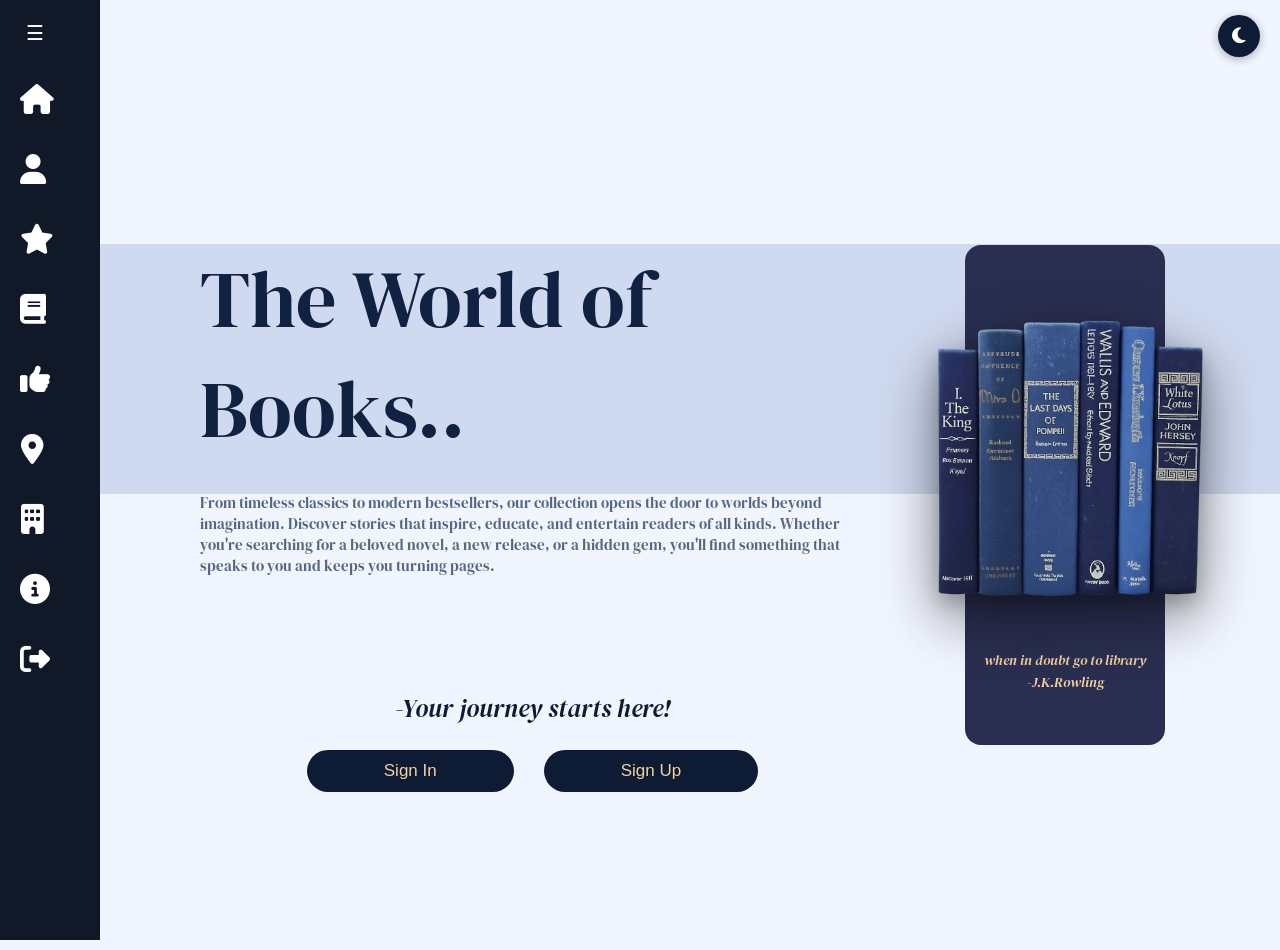
<file: index.html>
<!DOCTYPE html>
<html id="html" class="light" lang="en">
<head>
    <meta charset="UTF-8">
    <meta name="viewport" content="width=device-width, initial-scale=1.0">
    <title>Home</title>
    <link rel="stylesheet" href="style.css">
    <link rel="stylesheet" href="https://cdnjs.cloudflare.com/ajax/libs/font-awesome/6.5.0/css/all.min.css">
</head>
<body class="homebody">
      <header>  

    <nav class="navbar"> 
        <ul>
    <li>
        <a href="index.html">
            <i class="fa-solid fa-house"></i>
            <span class="text">Home</span>
        </a>
    </li>

    <li>
        <a href="acc.html">
            <i class="fa-solid fa-user"></i>
            <span class="text">My Account</span>
        </a>
    </li>

    <li>
        <a href="events.html">
            <i class="fa-solid fa-star"></i>
            <span class="text">Events & Reviews</span>
        </a>
    </li>

    <li>
        <a href="books.html">
            <i class="fa-solid fa-book"></i>
            <span class="text">Books</span>
        </a>
    </li>

    <li>
        <a href="recommendations.html">
            <i class="fa-solid fa-thumbs-up"></i>
            <span class="text">Recommendations</span>
        </a>
    </li>

    <li>
        <a href="location.html">
            <i class="fa-solid fa-location-dot"></i>
            <span class="text">Location & Tickets</span>
        </a>
    </li>

    <li>
        <a href="publishers.html">
            <i class="fa-solid fa-building"></i>
            <span class="text">Publishers</span>
        </a>
    </li>

    <li>
        <a href="about.html">
            <i class="fa-solid fa-circle-info"></i>
            <span class="text">About & Contact</span>
        </a>
    </li>

    <li>
        <a href="#" class="navlogout" onclick="logout()">
            <i class="fa-solid fa-right-from-bracket"></i>
            <!-- <span class="text">Sign Out</span> -->
        </a>
    </li>
</ul>
    </nav>
    </header>
    <button onclick="toggleTheme()" id="themeBtn">
  <i class="fa-solid fa-moon"></i>
</button>
  <div class="sidebar closed" id="sidebar">

        <button class="toggle" onclick="toggleMenu()">☰</button>

        <a href="index.html">
            <i class="fa-solid fa-house"></i>
            <span class="text">Home</span>
        </a>

        <a href="acc.html">
            <i class="fa-solid fa-user"></i>
            <span class="text">My Account</span>
        </a>


        <a href="events.html">
            <i class="fa-solid fa-star"></i>
            <span class="text">Events & Reviews</span>
        </a>

        <a href="books.html">
            <i class="fa-solid fa-book"></i>
            <span class="text">Books</span>
        </a>

        <a href="recommendations.html">
            <i class="fa-solid fa-thumbs-up"></i>
            <span class="text">Recommendations</span>
        </a>

        <a href="location.html">
            <i class="fa-solid fa-location-dot"></i>
            <span class="text">Location & Tickets</span>
        </a>

        <a href="publishers.html">
            <i class="fa-solid fa-building"></i>
            <span class="text">Publishers</span>
        </a>

        <a href="about.html">
            <i class="fa-solid fa-circle-info"></i>
            <span class="text">About & Contact</span>
        </a>
        <a href="#" class="logout" onclick="logout()">
        <i class="fa-solid fa-right-from-bracket"></i>
        <span class="text">Sign Out</span>
        </a>

    </div>
    
<main class="home">

  <div class="content">
    <section class="t1">
      <h1 class="text1">The World of Books..</h1>
      <br>
      <h2 class="text2">From timeless classics to modern bestsellers, our collection opens the door to worlds beyond imagination. Discover stories that inspire, educate, and entertain readers of all kinds. Whether you're searching for a beloved novel, a new release, or a hidden gem, you'll find something that speaks to you and keeps you turning pages.</h2>
    </section>

    <style>
    .t1{
    position: relative;
    width: 100%;
     }
    </style>
    
    <section class="t2">
      <h3 class="text3">-Your journey starts here!</h3>
    </section>
    <div class="btns">
    <div class="signin"><button class="btn" onclick="signin()">Sign In</button></div>
    <div class="up"><button class="btn" onclick="signup()">Sign Up</button></div>
    </div>
  </div>

  <section class="fcard">
    <div class="card" style="background:#2a2f51;
  border-radius: 16px;
  height: 500px;
  width: 200px;">
      <img src="imgs/blue_books.png" class="book-img" />
      <p>when in doubt go to library<br>-J.K.Rowling</p>
    </div>
  </section>

</main>
    <audio id="successSound">
    <source src="audio.mp3" type="audio/mp3">
    </audio>
<script src="script.js"></script>
</body>
</html>
</file>
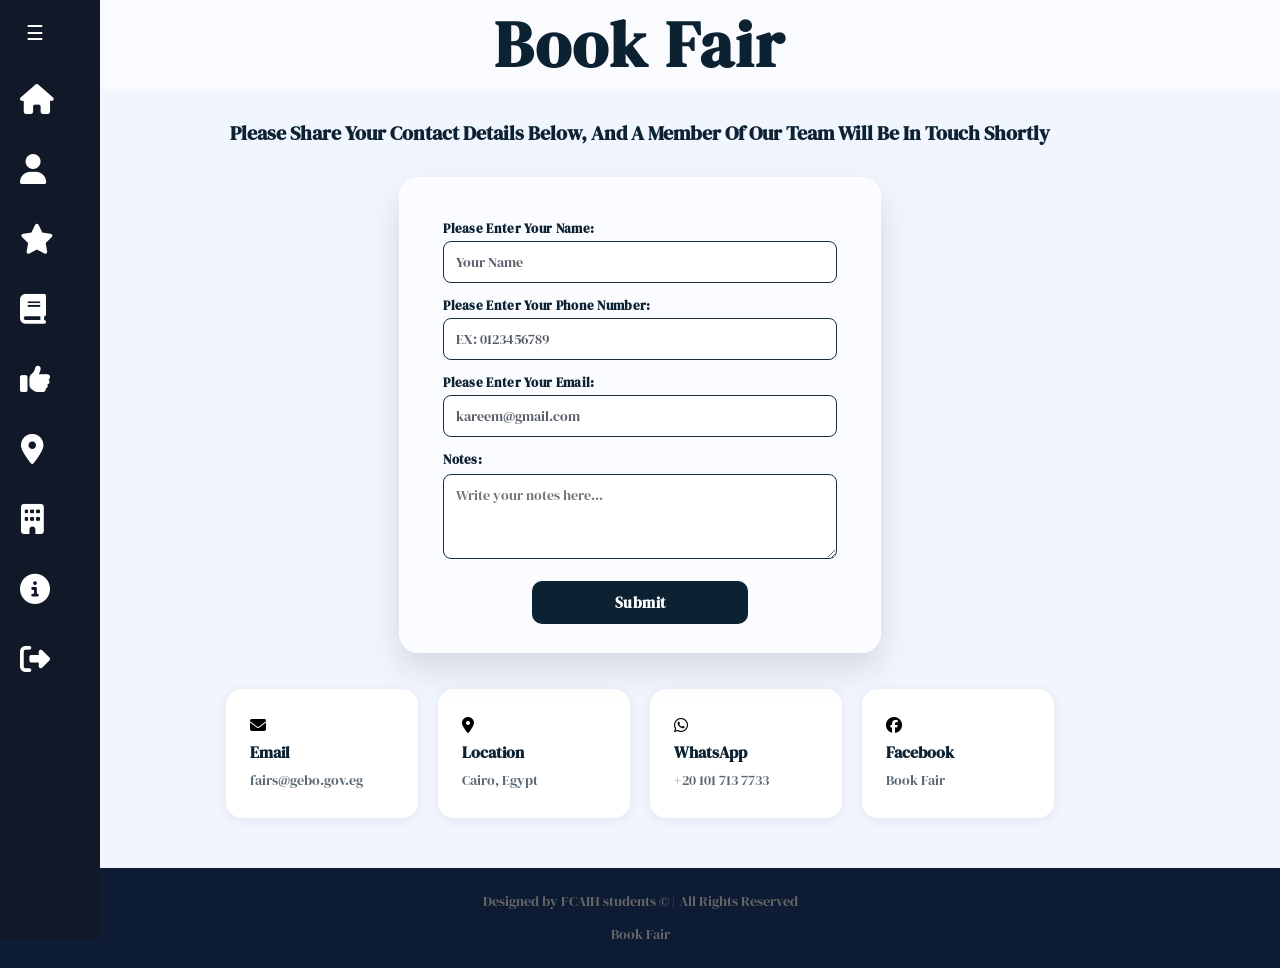
<file: about.html>
<!DOCTYPE html>
<html>
<head>
  <meta charset="UTF-8">
  <meta name="viewport" content="width=device-width, initial-scale=1">
  <title>contact us</title>
  <link rel="stylesheet" href="style.css"/>
  <link rel="stylesheet" href="https://cdnjs.cloudflare.com/ajax/libs/font-awesome/6.5.0/css/all.min.css">
  
</head>
<body class="contactbody">
   <header>  

            <nav class="navbar"> 
                <ul>
                    <li>
                        <a href="index.html">
                            <i class="fa-solid fa-house"></i>
                            <span class="text">Home</span>
                        </a>
                    </li>

                    <li>
                        <a href="acc.html">
                            <i class="fa-solid fa-user"></i>
                            <span class="text">My Account</span>
                        </a>
                    </li>

                    <li>
                        <a href="events.html">
                            <i class="fa-solid fa-star"></i>
                            <span class="text">Events & Reviews</span>
                        </a>
                    </li>

                    <li>
                        <a href="books.html">
                            <i class="fa-solid fa-book"></i>
                            <span class="text">Books</span>
                        </a>
                    </li>

                    <li>
                        <a href="recommendations.html">
                            <i class="fa-solid fa-thumbs-up"></i>
                            <span class="text">Recommendations</span>
                        </a>
                    </li>

                    <li>
                        <a href="location.html">
                            <i class="fa-solid fa-location-dot"></i>
                            <span class="text">Location & Tickets</span>
                        </a>
                    </li>

                    <li>
                        <a href="publishers.html">
                            <i class="fa-solid fa-building"></i>
                            <span class="text">Publishers</span>
                        </a>
                    </li>

                    <li>
                        <a href="about.html">
                            <i class="fa-solid fa-circle-info"></i>
                            <span class="text">About & Contact</span>
                        </a>
                    </li>

                    <li>
                        <a href="#" class="navlogout" onclick="logout()">
                            <i class="fa-solid fa-right-from-bracket"></i>
                            <!-- <span class="text">Sign Out</span> -->
                        </a>
                    </li>
                </ul>
            </nav>
        </header>
  <div class="sidebar closed" id="sidebar">

    <button class="toggle" onclick="toggleMenu()">☰</button>

    <a href="index.html">
      <i class="fa-solid fa-house"></i>
      <span class="text">Home</span>
    </a>

    <a href="acc.html">
      <i class="fa-solid fa-user"></i>
      <span class="text">My Account</span>
    </a>

    <a href="events.html">
      <i class="fa-solid fa-star"></i>
      <span class="text">Events & Reviews</span>
    </a>

    <a href="books.html">
      <i class="fa-solid fa-book"></i>
      <span class="text">Books</span>
    </a>

    <a href="recommendations.html">
      <i class="fa-solid fa-thumbs-up"></i>
      <span class="text">Recommendations</span>
    </a>

    <a href="location.html">
      <i class="fa-solid fa-location-dot"></i>
      <span class="text">Location & Tickets</span>
    </a>

    <a href="publishers.html">
      <i class="fa-solid fa-building"></i>
      <span class="text">Publishers</span>
    </a>

    <a href="about.html">
      <i class="fa-solid fa-circle-info"></i>
      <span class="text">About & Contact</span>
    </a>

    <a href="#" class="logout" onclick="logout()">
      <i class="fa-solid fa-right-from-bracket"></i>
      <span class="text">Sign Out</span>
    </a>

  </div>
  

  <div>
    <h1 class="head">Book Fair</h1>
  </div>

  

  <p class="reach">
   Please share your contact details below, and a member of our team will be in touch shortly
  </p>

  <form class="contact">
    <div class="input">
      <label class="contactlabel">Please Enter Your Name:</label>
      <input class="coninput" type="text" required placeholder="Your Name">

      <label class="contactlabel">Please Enter Your Phone Number:</label>
      <input class="coninput" type="number" required placeholder="EX: 0123456789"/>

      <label class="contactlabel">Please Enter Your Email:</label>
      <input class="coninput"  type="email" required placeholder="kareem@gmail.com"/>

      <label class="contactlabel">Notes:</label>
      <textarea class="notes" placeholder="Write your notes here..."></textarea>

      <input  type="submit" class="submit" value="Submit"/>
    </div>
  </form>

  

<div class="cardscontact">
  <a class="cardcontact" href="mailto:fairs@gebo.gov.eg">
    <i class="fa-solid fa-envelope"></i>
    <span>Email</span>
    <span>fairs@gebo.gov.eg</span>
  </a>
  <a class="cardcontact" href="https://maps.app.goo.gl/tjATXjh7rzW6AH5P8" target="_blank">
    <i class="fa-solid fa-location-dot"></i>
    <span>Location</span>
    <span>Cairo, Egypt</span>
  </a>
  <a class="cardcontact" href="https://wa.me/201017137733" target="_blank">
    <i class="fa-brands fa-whatsapp"></i>
    <span>WhatsApp</span>
    <span>+20 101 713 7733</span>
  </a>
  <a class="cardcontact" href="https://www.facebook.com/share/1BU67YX2qF/" target="_blank">
    <i class="fa-brands fa-facebook"></i>
    <span>Facebook</span>
    <span>Book Fair</span>
  </a>
</div>

<footer class="foot">
            <p>Designed by FCAIH students © | All Rights Reserved</p>
            
            <p>Book Fair</p>
</footer>
  
  <script src="script.js"></script>
</body>
</html>
</file>
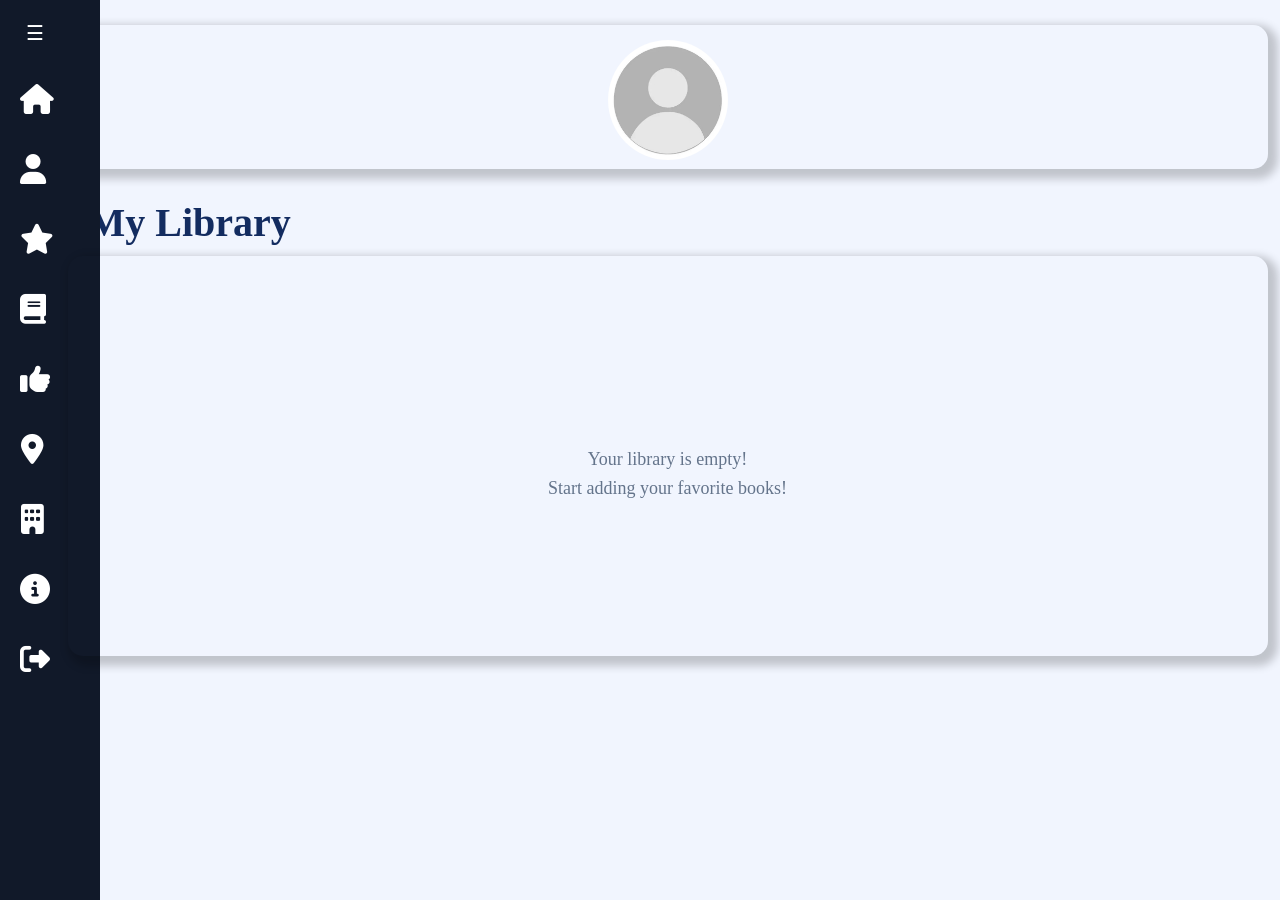
<file: acc.html>
<!DOCTYPE html>
<html id="html" class="light" lang="en">
<head>
    <meta charset="UTF-8">
    <meta name="viewport" content="width=device-width, initial-scale=1.0">
    <title>My Account</title>
    <link rel="stylesheet" href="https://cdnjs.cloudflare.com/ajax/libs/font-awesome/6.5.0/css/all.min.css">
    <link rel="stylesheet" href="style.css">
</head>
<header>  

    <nav class="navbar"> 
        <ul>
    <li>
        <a href="index.html">
            <i class="fa-solid fa-house"></i>
            <span class="text">Home</span>
        </a>
    </li>

    <li>
        <a href="acc.html">
            <i class="fa-solid fa-user"></i>
            <span class="text">My Account</span>
        </a>
    </li>

    <li>
        <a href="events.html">
            <i class="fa-solid fa-star"></i>
            <span class="text">Events & Reviews</span>
        </a>
    </li>

    <li>
        <a href="books.html">
            <i class="fa-solid fa-book"></i>
            <span class="text">Books</span>
        </a>
    </li>

    <li>
        <a href="recommendations.html">
            <i class="fa-solid fa-thumbs-up"></i>
            <span class="text">Recommendations</span>
        </a>
    </li>

    <li>
        <a href="location.html">
            <i class="fa-solid fa-location-dot"></i>
            <span class="text">Location & Tickets</span>
        </a>
    </li>

    <li>
        <a href="publishers.html">
            <i class="fa-solid fa-building"></i>
            <span class="text">Publishers</span>
        </a>
    </li>

    <li>
        <a href="about.html">
            <i class="fa-solid fa-circle-info"></i>
            <span class="text">About & Contact</span>
        </a>
    </li>

    <li>
        <a href="#" class="navlogout" onclick="logout()">
            <i class="fa-solid fa-right-from-bracket"></i>
            <!-- <span class="text">Sign Out</span> -->
        </a>
    </li>
</ul>
    </nav>
    </header>
 
<body class="accbody">
    <div class="sidebar closed" id="sidebar">

        <button class="toggle" onclick="toggleMenu()">☰</button>

        <a href="index.html">
            <i class="fa-solid fa-house"></i>
            <span class="text">Home</span>
        </a>

        <a href="acc.html">
            <i class="fa-solid fa-user"></i>
            <span class="text">My Account</span>
        </a>


        <a href="events.html">
            <i class="fa-solid fa-star"></i>
            <span class="text">Events & Reviews</span>
        </a>

        <a href="books.html">
            <i class="fa-solid fa-book"></i>
            <span class="text">Books</span>
        </a>

        <a href="recommendations.html">
            <i class="fa-solid fa-thumbs-up"></i>
            <span class="text">Recommendations</span>
        </a>

        <a href="location.html">
            <i class="fa-solid fa-location-dot"></i>
            <span class="text">Location & Tickets</span>
        </a>

        <a href="publishers.html">
            <i class="fa-solid fa-building"></i>
            <span class="text">Publishers</span>
        </a>

        <a href="about.html">
            <i class="fa-solid fa-circle-info"></i>
            <span class="text">About & Contact</span>
        </a>
        <a href="#" class="logout" onclick="logout()">
        <i class="fa-solid fa-right-from-bracket"></i>
        <span class="text">Sign Out</span>
        </a>

    </div>
    <main class="acc" >   
        <div class="accCard">
            <div class="accpic">
                <img class="pic" src="imgs/profile.jpeg" alt="profile" style="margin-top: 15px; width: 120px; height: 120px; border-radius: 50%; object-fit: cover;" >
            </div>
            <div class="accinfo">
                <p id="accName"    class="info"  style="font-size: 20px; margin: 0 0 5px 0 ; text-align: center; color: #132c60;"></p>
                <p id="accEmail"   class="info"  style="font-size: 20px; margin: 0 0 5px 0 ; text-align: center; color: #132c60;"></p>
             </div>   
        </div> 

        <div class="library-section">

            <h2 class="libtext">My Library</h2>

            <div class="library-box">
                <p class="empty">Your library is empty! <br> Start adding your favorite books!</p>
                <div class="library" id="library"></div>
            </div>

        </div>
    </main>


<script src="script.js"></script>
</body>
</html>
</file>
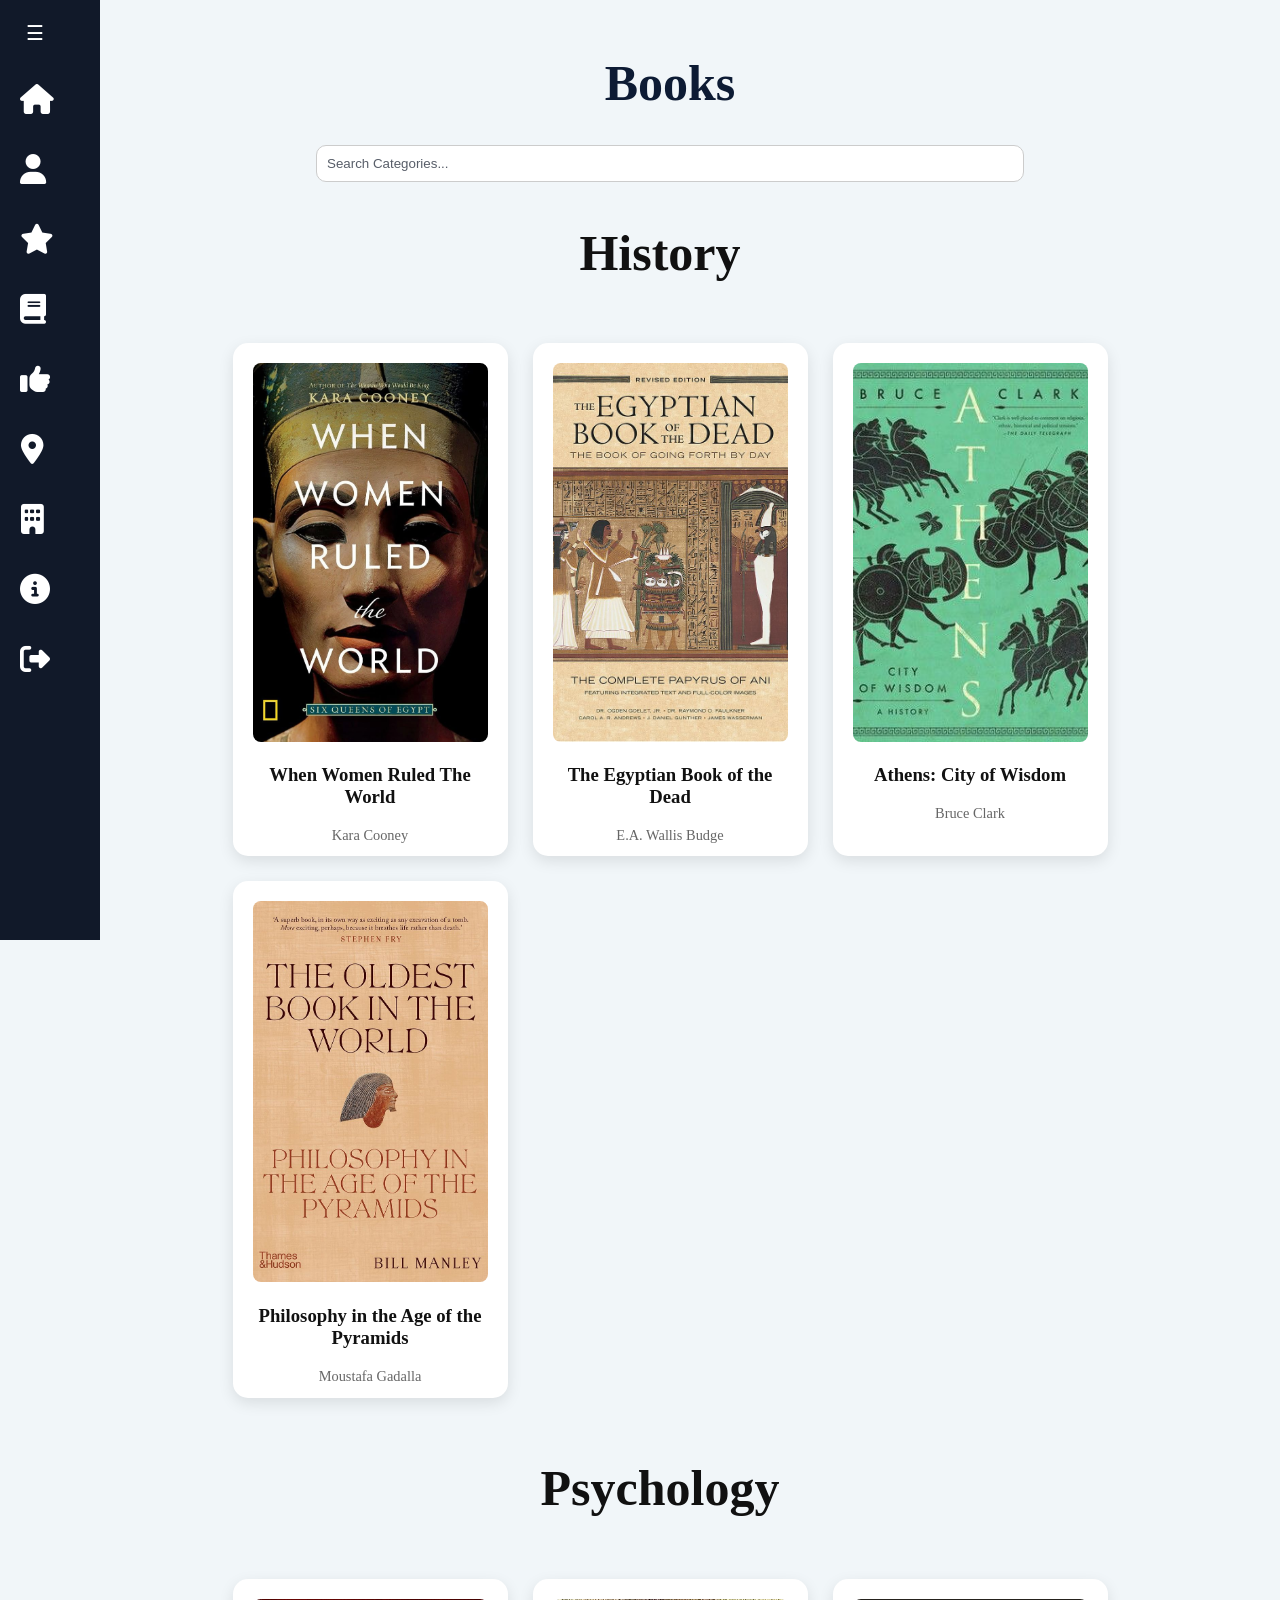
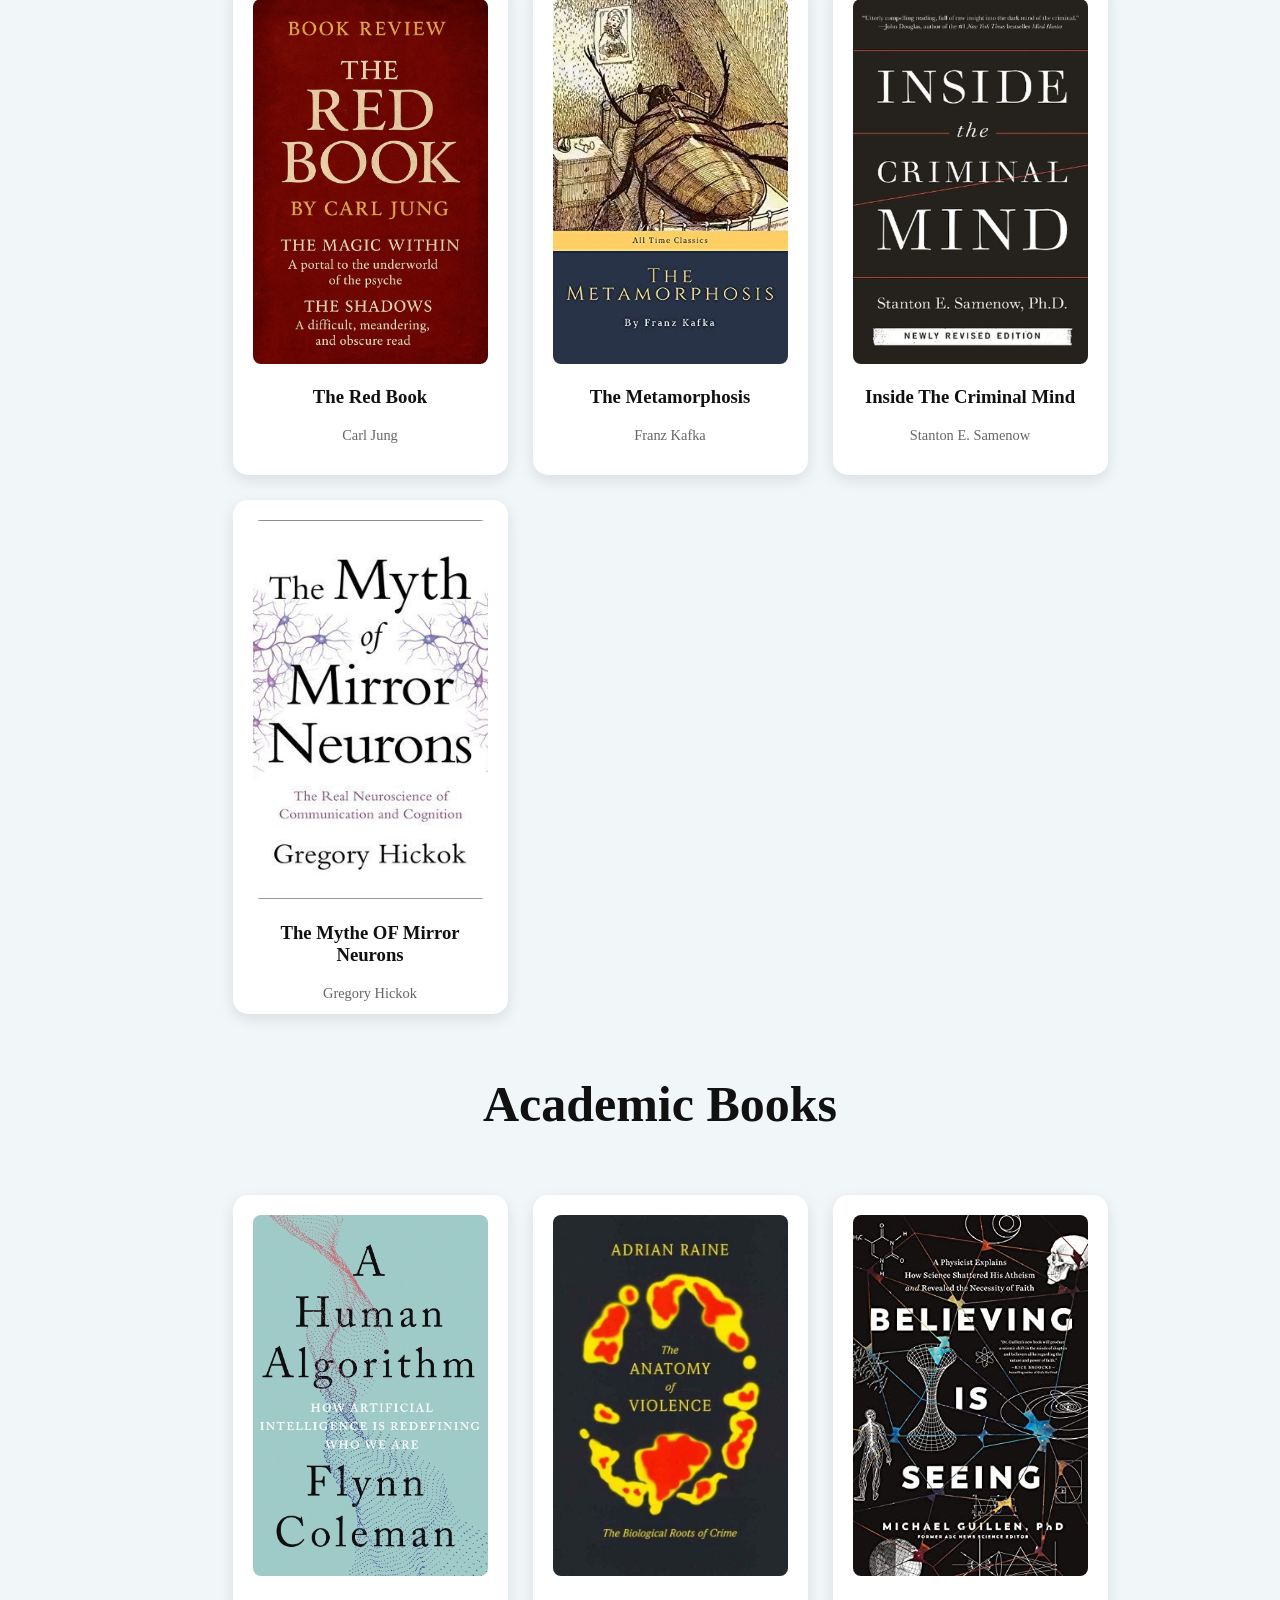
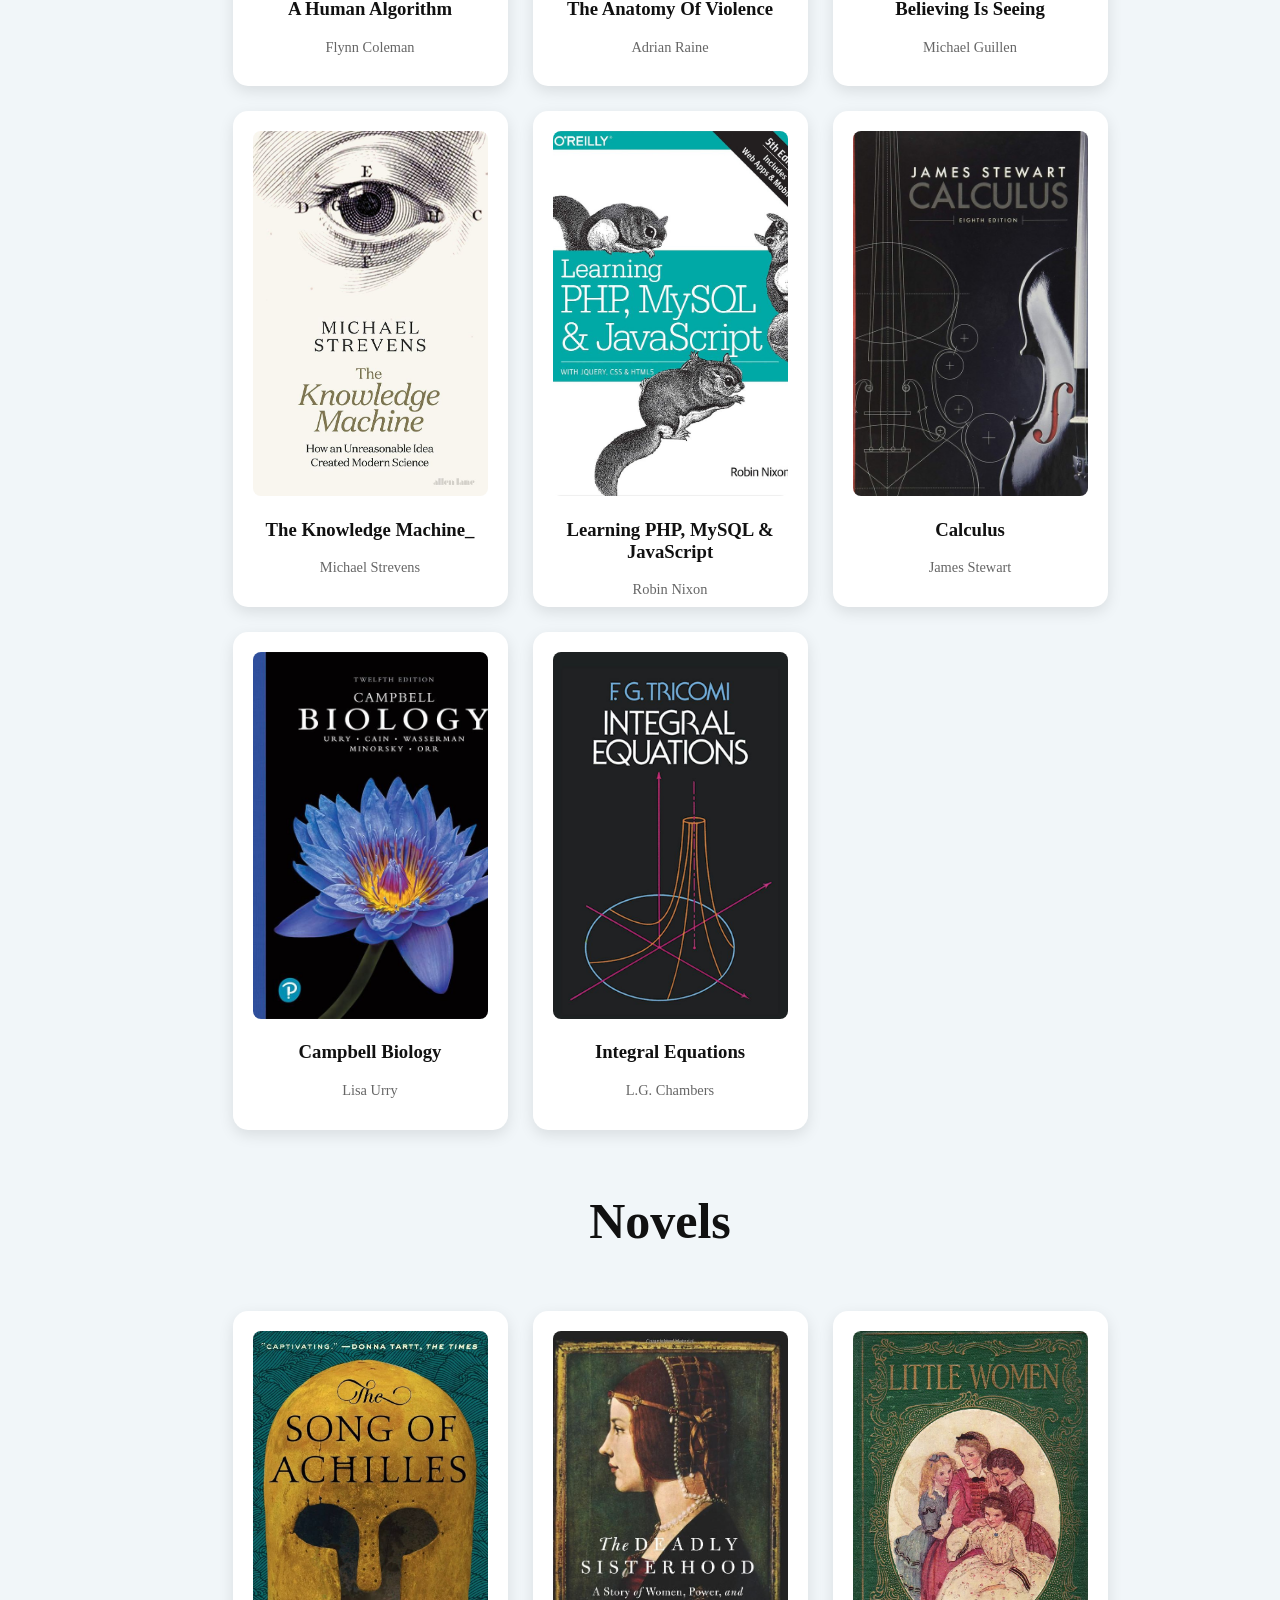
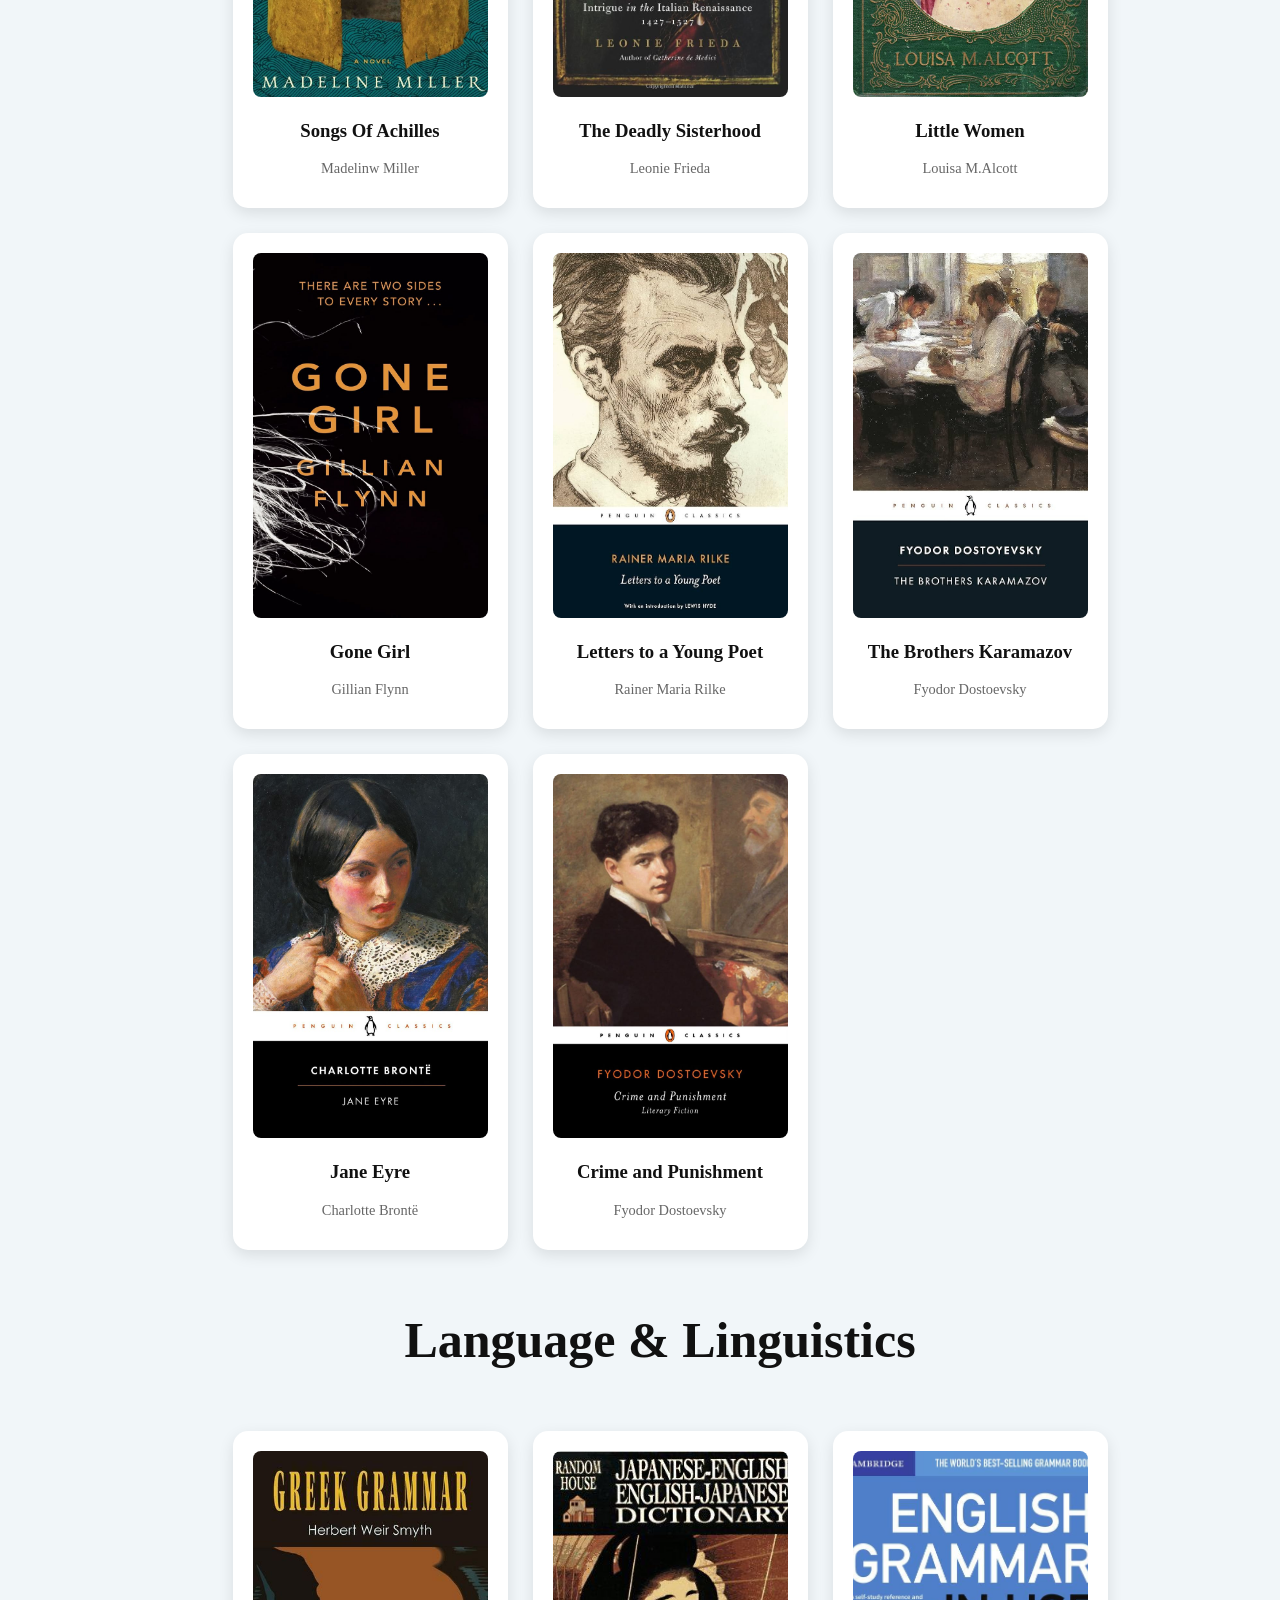
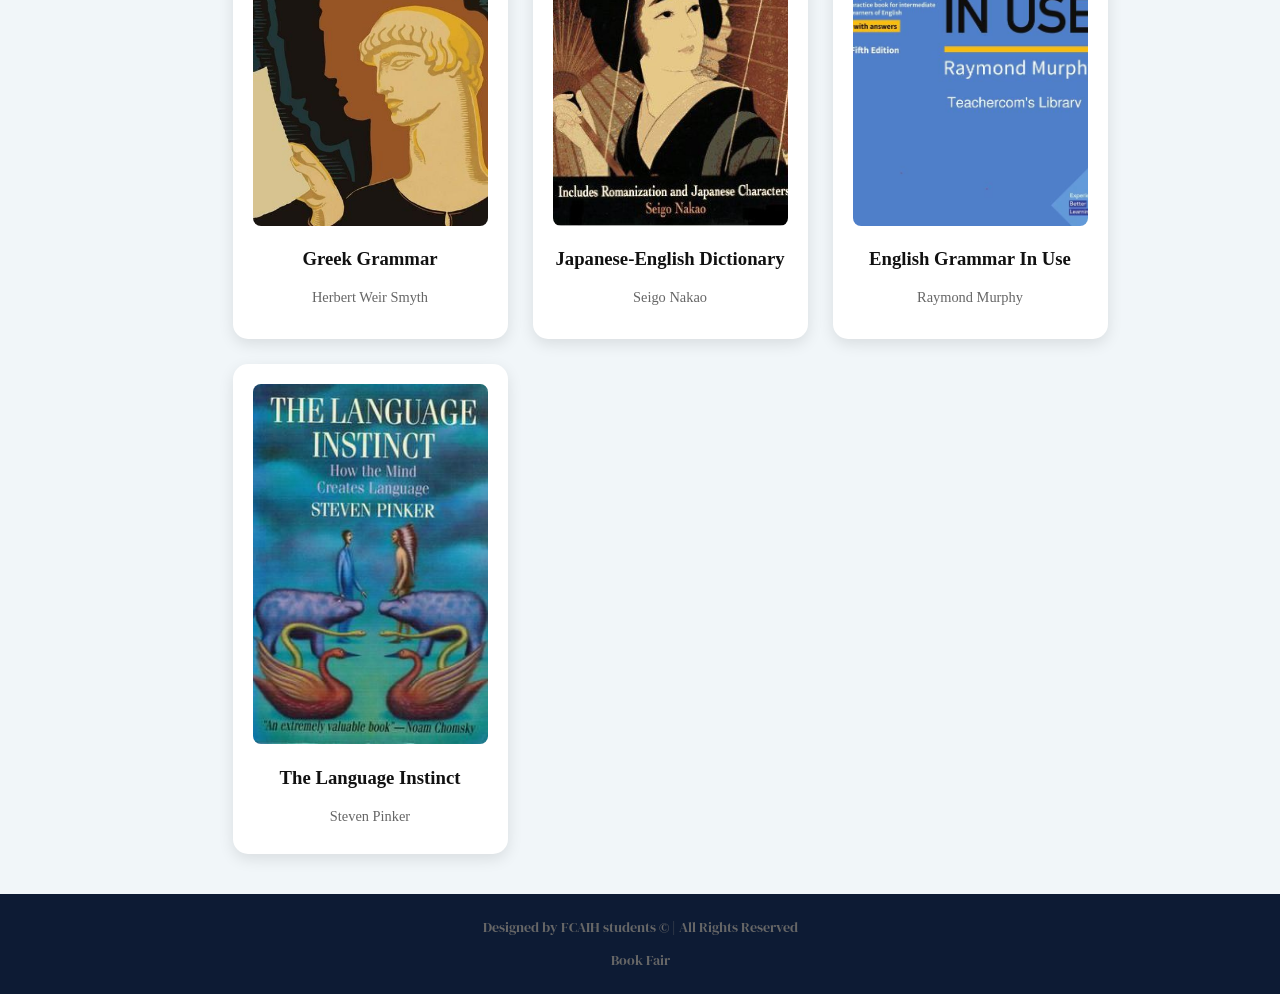
<file: books.html>
<!DOCTYPE html>
<html id="html" class="light" lang="en">
<head>
    <meta charset="UTF-8">
    <meta name="viewport" content="width=device-width, initial-scale=1.0">
    <title>Books</title>
    <link rel="stylesheet" href="style.css">
    <link rel="stylesheet" href="https://cdnjs.cloudflare.com/ajax/libs/font-awesome/6.5.0/css/all.min.css">
</head>

<body class="bookBody">

    <style>
        

#bookhtml{
    height: 100%;
    margin: 0;
    
}
    </style>
    
      <header>  

    <nav class="navbar"> 
        <ul>
    <li>
        <a href="index.html">
            <i class="fa-solid fa-house"></i>
            <span class="text">Home</span>
        </a>
    </li>

    <li>
        <a href="acc.html">
            <i class="fa-solid fa-user"></i>
            <span class="text">My Account</span>
        </a>
    </li>

    <li>
        <a href="events.html">
            <i class="fa-solid fa-star"></i>
            <span class="text">Events & Reviews</span>
        </a>
    </li>

    <li>
        <a href="books.html">
            <i class="fa-solid fa-book"></i>
            <span class="text">Books</span>
        </a>
    </li>

    <li>
        <a href="recommendations.html">
            <i class="fa-solid fa-thumbs-up"></i>
            <span class="text">Recommendations</span>
        </a>
    </li>

    <li>
        <a href="location.html">
            <i class="fa-solid fa-location-dot"></i>
            <span class="text">Location & Tickets</span>
        </a>
    </li>

    <li>
        <a href="publishers.html">
            <i class="fa-solid fa-building"></i>
            <span class="text">Publishers</span>
        </a>
    </li>

    <li>
        <a href="about.html">
            <i class="fa-solid fa-circle-info"></i>
            <span class="text">About & Contact</span>
        </a>
    </li>

    <li>
        <a href="#" class="navlogout" onclick="logout()">
            <i class="fa-solid fa-right-from-bracket"></i>
            <!-- <span class="text">Sign Out</span> -->
        </a>
    </li>
</ul>
    </nav>
    </header>



<!-- SIDEBAR -->
<div class="sidebar closed" id="sidebar">

        <button class="toggle" onclick="toggleMenu()">☰</button>

        <a href="index.html">
            <i class="fa-solid fa-house"></i>
            <span class="text">Home</span>
        </a>

        <a href="acc.html">
            <i class="fa-solid fa-user"></i>
            <span class="text">My Account</span>
        </a>

        <a href="events.html">
            <i class="fa-solid fa-star"></i>
            <span class="text">Events & Reviews</span>
        </a>

        <a href="books.html">
            <i class="fa-solid fa-book"></i>
            <span class="text">Books</span>
        </a>

        <a href="recommendations.html">
            <i class="fa-solid fa-thumbs-up"></i>
            <span class="text">Recommendations</span>
        </a>

        <a href="location.html">
            <i class="fa-solid fa-location-dot"></i>
            <span class="text">Location & Tickets</span>
        </a>

        <a href="publishers.html">
            <i class="fa-solid fa-building"></i>
            <span class="text">Publishers</span>
        </a>

        <a href="about.html">
            <i class="fa-solid fa-circle-info"></i>
            <span class="text">About & Contact</span>
        </a>
        
        <a href="#" class="logout" onclick="logout()">
        <i class="fa-solid fa-right-from-bracket"></i>
        <span class="text">Sign Out</span>
        </a>

    </div>


<!-- MAIN -->
<div class="bookMain">


<header>
  <h1 class="booktitle">Books</h1>
</header>


<input  type="search" id="search" placeholder="Search Categories...">
<p id="noResults" style="display:none; text-align:center; margin-top:20px;">
  No results found ...!
</p>


  <h2 class="category" >History</h2>
  <div class="books">
   

    <div class="book-card">
       <div class="overlay">
    <span class="plus">+</span>
    <p>Add to Library</p>
    </div>
      <img src="imgs/14 Books About Lesser-Known Women's History.jpeg">
      <h3 class="title">When Women Ruled The World</h3>
      <p class="author">Kara Cooney </p>
    </div>

     <!-- Book 2 -->
    <div class="book-card">
        <div class="overlay" >
            <span class="plus">+</span>
            <p>Add to Library</p>
        </div>
        <img src="imgs/The Egyptian Book of the Dead_ The Complete Papyrus of Ani.jpg.jpeg">
        <h3 class="title">The Egyptian Book of the Dead</h3>
        <p class="author">E.A. Wallis Budge</p>
    </div>

    <!-- Book 3 -->
    <div class="book-card">
        <div class="overlay" >
            <span class="plus">+</span>
            <p>Add to Library</p>
        </div>
        <img src="imgs/Athens_ City of Wisdom.jpg.jpeg">
        <h3 class="title">Athens: City of Wisdom</h3>
        <p class="author">Bruce Clark</p>
    </div>

    <!-- Book 4 -->
    <div class="book-card">
        <div class="overlay" >
            <span class="plus">+</span>
            <p>Add to Library</p>
        </div>
        <img src="imgs/Philosophy in the Age of the Pyramids.jpg.jpeg">
        <h3 class="title">Philosophy in the Age of the Pyramids</h3>
        <p class="author">Moustafa Gadalla</p>
      </div>
   
  </div>




  <h2 class="category">Psychology</h2>
  <div class="books">
    <div class="book-card">
       <div class="overlay">
    <span class="plus">+</span>
    <p>Add to Library</p>
  </div>
      <img src="imgs/Book Review_ The Red Book by Carl Jung (1).jpeg">
      <h3 class="title"> The Red Book </h3>
      <p class="author">Carl Jung</p>
    </div>

    <div class="book-card">
       <div class="overlay">
    <span class="plus">+</span>
    <p>Add to Library</p>
  </div>
      <img src="imgs/The Metamorphosis by Franz Kafka ; Classic Literature, Book Classics, Short Classics, Franz Kafka.jpeg">
      <h3 class="title">The Metamorphosis</h3>
      <p class="author">Franz Kafka</p>
    </div>

    <div class="book-card">
       <div class="overlay">
    <span class="plus">+</span>
    <p>Add to Library</p>
  </div>
      <img src="imgs/Inside The Criminal Mind_ Revised And Updated Edition (0804139903).jpeg">
      <h3 class="title">Inside The Criminal Mind</h3>
      <p class="author">Stanton E. Samenow</p>
    </div>

    <div class="book-card">
       <div class="overlay">
    <span class="plus">+</span>
    <p>Add to Library</p>
  </div>
      <img src="imgs/Mirror Neurons and the Pitfalls of Brain Research.jpeg">
      <h3 class="title">The Mythe OF Mirror Neurons</h3>
      <p class="author">Gregory Hickok</p>
    </div>
  </div>




   <h2 class="category">Academic Books</h2>
  <div class="books">
    <div class="book-card">
       <div class="overlay">
    <span class="plus">+</span>
    <p>Add to Library</p>
  </div>
      <img src="imgs/a human algorithm.jpeg">
      <h3 class="title">A Human Algorithm</h3>
      <p class="author">Flynn Coleman</p>
    </div>

    <div class="book-card">
       <div class="overlay">
    <span class="plus">+</span>
    <p>Add to Library</p>
  </div>
      <img src="imgs/The best science books of 2013 _ New Scientist.jpeg">
      <h3 class="title">The Anatomy Of Violence</h3>
      <p class="author">Adrian Raine</p>
    </div>

    <div class="book-card">
       <div class="overlay">
    <span class="plus">+</span>
    <p>Add to Library</p>
  </div>
      <img src="imgs/Believing Is Seeing_ A Physicist Explains How Science Shattered His Atheism and Revealed the Necessity of Faith.jpeg">
      <h3 class="title">Believing Is Seeing</h3>
      <p class="author">Michael Guillen</p>
    </div>

    <div class="book-card">
       <div class="overlay">
    <span class="plus">+</span>
    <p>Add to Library</p>
  </div>
      <img src="imgs/The Knowledge Machine_ How an Unreasonable Idea Created Modern Science.jpeg">
      <h3 class="title">The Knowledge Machine_</h3>
      <p class="author">Michael Strevens</p>
    </div>
     <div class="book-card">
        <div class="overlay" >
            <span class="plus">+</span>
            <p>Add to Library</p>
        </div>
        <img src="imgs/Learning PHP, MySQL & JavaScript 5e.jpg.jpeg">
        <h3 class="title">Learning PHP, MySQL & JavaScript</h3>
        <p class="author">Robin Nixon</p>
    </div>

    <!-- Book 2 -->
    <div class="book-card">
        <div class="overlay" >
            <span class="plus">+</span>
            <p>Add to Library</p>
        </div>
        <img src="imgs/Calculus_ Stewart, James_ .jpg.jpeg">
        <h3 class="title">Calculus</h3>
        <p class="author">James Stewart</p>
    </div>

    <!-- Book 3 -->
    <div class="book-card">
        <div class="overlay" >
            <span class="plus">+</span>
            <p>Add to Library</p>
        </div>
        <img src="imgs/Campbell Biology.jpg.jpeg">
        <h3 class="title">Campbell Biology</h3>
        <p class="author">Lisa Urry</p>
    </div>

    <!-- Book 4 -->
    <div class="book-card">
        <div class="overlay" >
            <span class="plus">+</span>
            <p>Add to Library</p>
        </div>
        <img src="imgs/Integral Equations.jpg.jpeg">
        <h3 class="title">Integral Equations</h3>
        <p class="author">L.G. Chambers</p>
    </div>
  </div>
  

   <h2 class="category">Novels</h2>
  <div class="books">
    <div class="book-card">
       <div class="overlay">
    <span class="plus">+</span>
    <p>Add to Library</p>
  </div>
      <img src="imgs/the song of achillies.jpeg">
      <h3 class="title">Songs Of Achilles</h3>
      <p class="author">Madelinw Miller</p>
    </div>

    <div class="book-card">
       <div class="overlay">
    <span class="plus">+</span>
    <p>Add to Library</p>
  </div>
      <img src="imgs/The Deadly Sisterhood_ A Story of Women, Power, and Intrigue in the Italian Renaissance, 1427-1527.jpeg">
      <h3 class="title">The Deadly Sisterhood</h3>
      <p class="author">Leonie Frieda</p>
    </div>

    <div class="book-card">
       <div class="overlay">
    <span class="plus">+</span>
    <p>Add to Library</p>
  </div>
      <img src="imgs/One of my all time favorites! Love this story_.jpeg">
      <h3 class="title">Little Women</h3>
      <p class="author">Louisa M.Alcott</p>
    </div>

    <div class="book-card">
       <div class="overlay">
    <span class="plus">+</span>
    <p>Add to Library</p>
  </div>
      <img src="imgs/If You Love Colleen Hoover's _Verity,_ You'll Love These Women-Centered Thrillers.jpeg">
      <h3 class="title">Gone Girl</h3>
      <p class="author">Gillian Flynn</p>
    </div>
    <div class="book-card">
        <div class="overlay" >
            <span class="plus">+</span>
            <p>Add to Library</p>
        </div>
        <!-- Note: Ensure your Rilke image is named letters.jpg in your folder -->
        <img src="imgs/Letters .jpg.jpeg">
        <h3 class="title">Letters to a Young Poet</h3>
        <p class="author">Rainer Maria Rilke</p>
    </div>




    <!-- Book 2 -->
    <div class="book-card">
        <div class="overlay" >
            <span class="plus">+</span>
            <p>Add to Library</p>
        </div>
        <!-- Exact filename from your screenshot: The Brothers karamazov.jpg -->
        <img src="imgs/the brothers karamazov.jpeg">
        <h3 class="title">The Brothers Karamazov</h3>
        <p class="author">Fyodor Dostoevsky</p>
    </div>

    <!-- Book 3 -->
    <div class="book-card">
        <div class="overlay" >
            <span class="plus">+</span>
            <p>Add to Library</p>
        </div>
        <!-- Exact filename from your screenshot: jane eyre.jpg -->
        <img src="imgs/jane eyre.jpg.jpeg">
        <h3 class="title">Jane Eyre</h3>
        <p class="author">Charlotte Brontë</p>
    </div>

    <!-- Book 4 -->
    <div class="book-card">
        <div class="overlay" >
            <span class="plus">+</span>
            <p>Add to Library</p>
        </div>
        <img src="imgs/Crime and Punishment.jpg.jpeg">
        <h3 class="title">Crime and Punishment</h3>
        <p class="author">Fyodor Dostoevsky</p>
    </div>
  </div>
  

 



 <h2 class="category">Language & Linguistics</h2>

<div class="books">
    <!-- Book 1 -->
    <div class="book-card">
        <div class="overlay" >
            <span class="plus">+</span>
            <p>Add to Library</p>
        </div>
        <img src="imgs/Greek Grammar [Revised Edition].jpg.jpeg">
        <h3 class="title">Greek Grammar</h3>
        <p class="author">Herbert Weir Smyth</p>
    </div>

    <!-- Book 2 -->
    <div class="book-card">
        <div class="overlay" >
            <span class="plus">+</span>
            <p>Add to Library</p>
        </div>
        <!-- Note the double space and trailing underscore in your filename -->
        <img src="imgs/Random House Japanese-English English-Japanese Dictionary  Seigo Nakao_ .jpg.jpeg">
        <h3 class="title">Japanese-English Dictionary</h3>
        <p class="author">Seigo Nakao</p>
    </div>

    <!-- Book 3 -->
    <div class="book-card">
        <div class="overlay" >
            <span class="plus">+</span>
            <p>Add to Library</p>
        </div>
        <!-- Note the space before .jpg in your screenshot -->
        <img src="imgs/English Grammar In Use Book With Answers .jpg.jpeg">
        <h3 class="title">English Grammar In Use</h3>
        <p class="author">Raymond Murphy</p>
    </div>

    <!-- Book 4 -->
    <div class="book-card">
        <div class="overlay" >
            <span class="plus">+</span>
            <p>Add to Library</p>
        </div>
        <img src="imgs/The Language Instinct - Wikipedia.jpeg">
        <h3 class="title">The Language Instinct</h3>
        <p class="author">Steven Pinker</p>
    </div>
</div>

</div>



<footer class="foot">
            <p>Designed by FCAIH students © | All Rights Reserved</p>
    
            <p>Book Fair</p>
</footer>
<script src="script.js"></script>
</body>
</html>
</file>
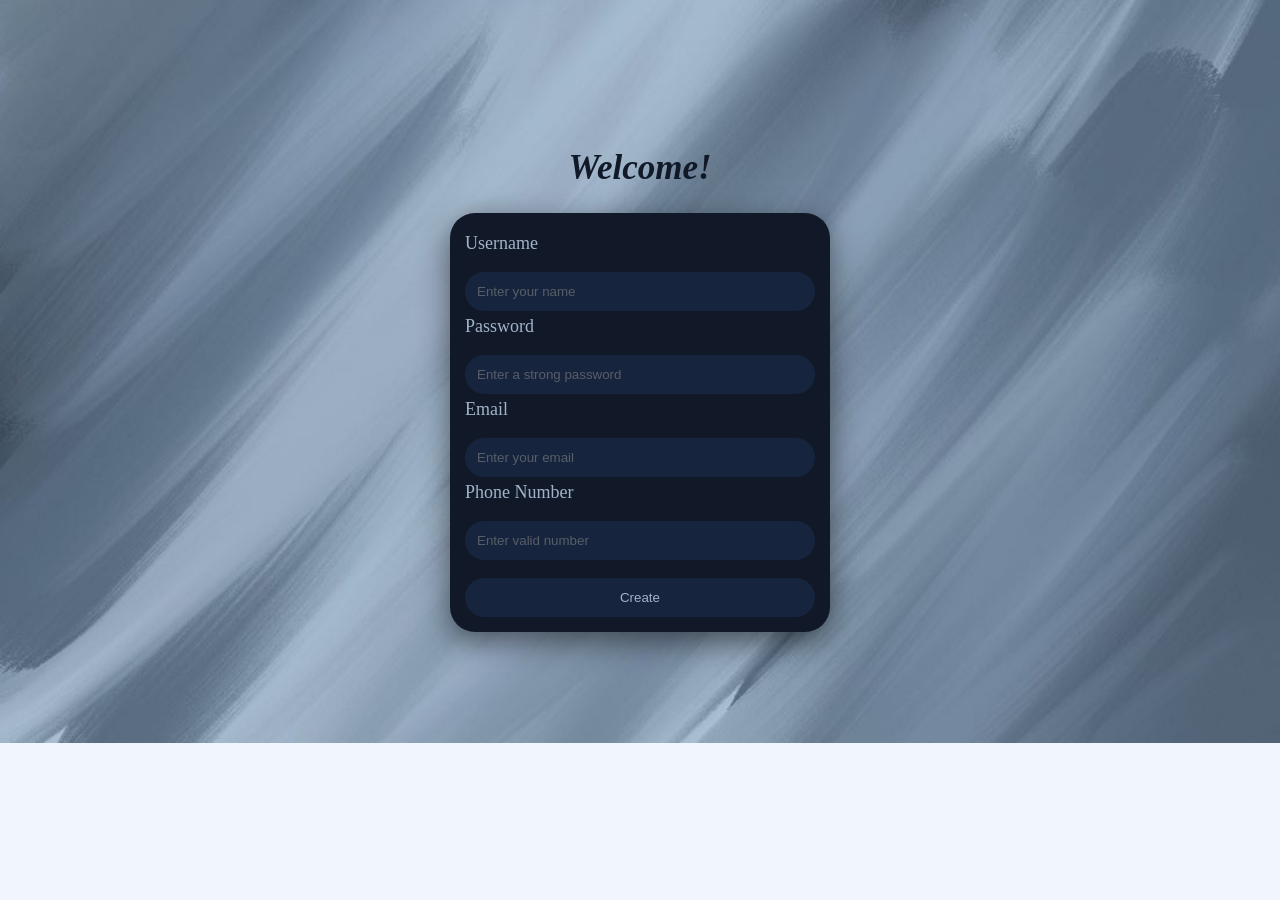
<file: create.html>
<!DOCTYPE html>
<html lang="en">
<head>
    <meta charset="UTF-8">
    <meta name="viewport" content="width=device-width, initial-scale=1.0">
    <title>Sign up</title>
    <link rel="stylesheet" href="style.css">
</head>
<body class="back">
  <div class="sign"> 
        <h5 style="font-style: italic;" >Welcome!</h5>
        <form class="signform"   id="signform">
        
            <label for="user">Username</label>
            <br>
            <input oninput="checkName()" id="user" type="text" placeholder="Enter your name" required>
            
            <p id="usernameMsg"></p>
            
            <label for="pass">Password</label>
            <br>
            <input  oninput="checkPass()" id="pass" type="password" placeholder="Enter a strong password" required>
            <p id="passMsg"></p>
            
            <label for="em">Email</label>
            <br>
            <input oninput="checkEmail()" id="em" type="email" placeholder="Enter your email" required>
        
            <p id="emailMsg"></p>
            
            <label for="phone">Phone Number</label>
            <br>
            <input oninput="checkPhone()" id="phone" type="tel" placeholder="Enter valid number" required>
            <p id="phoneMsg"></p>
            <br>
            <button class="signsub" type="submit">Create</button>
        </form>
        
    </div>  
    <audio id="successSound">
    <source src="audio.mp3" type="audio/mp3">
    </audio>

    <script src="script.js"></script>
</body>
</html>
</file>
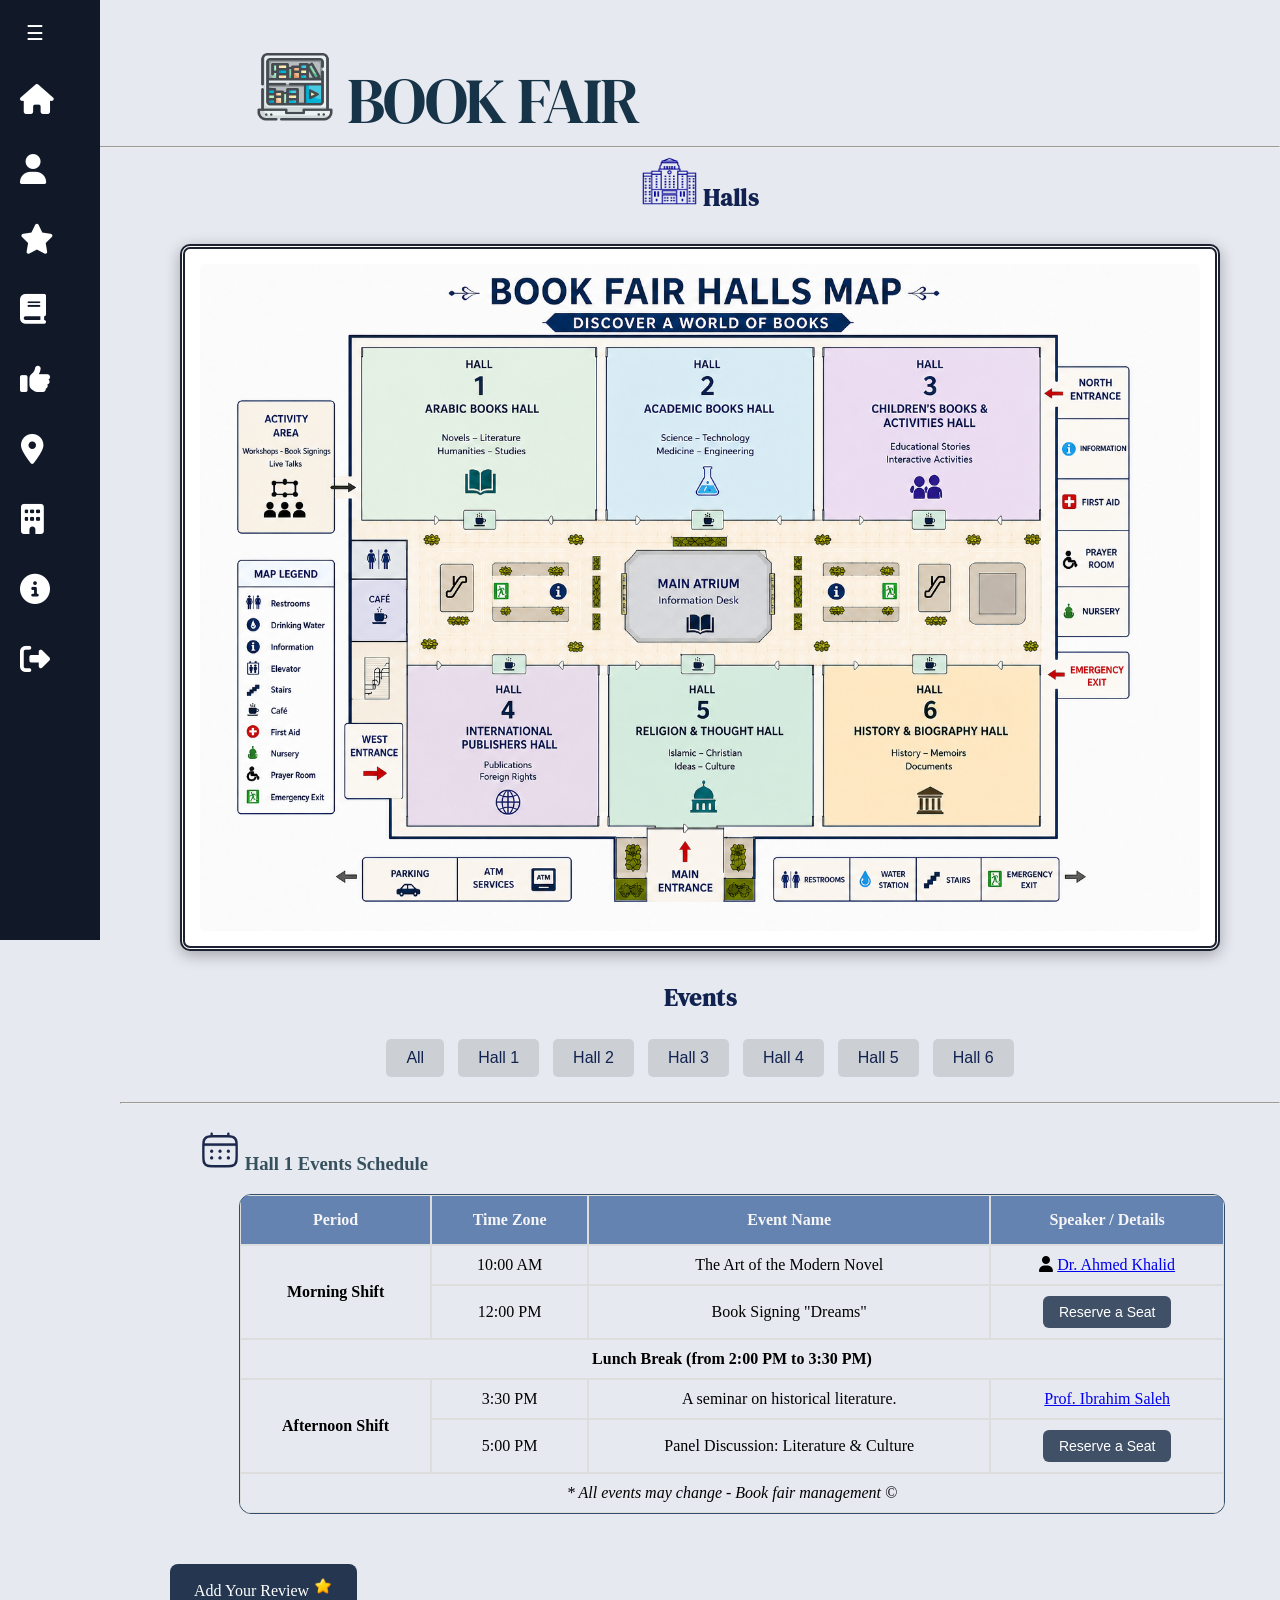
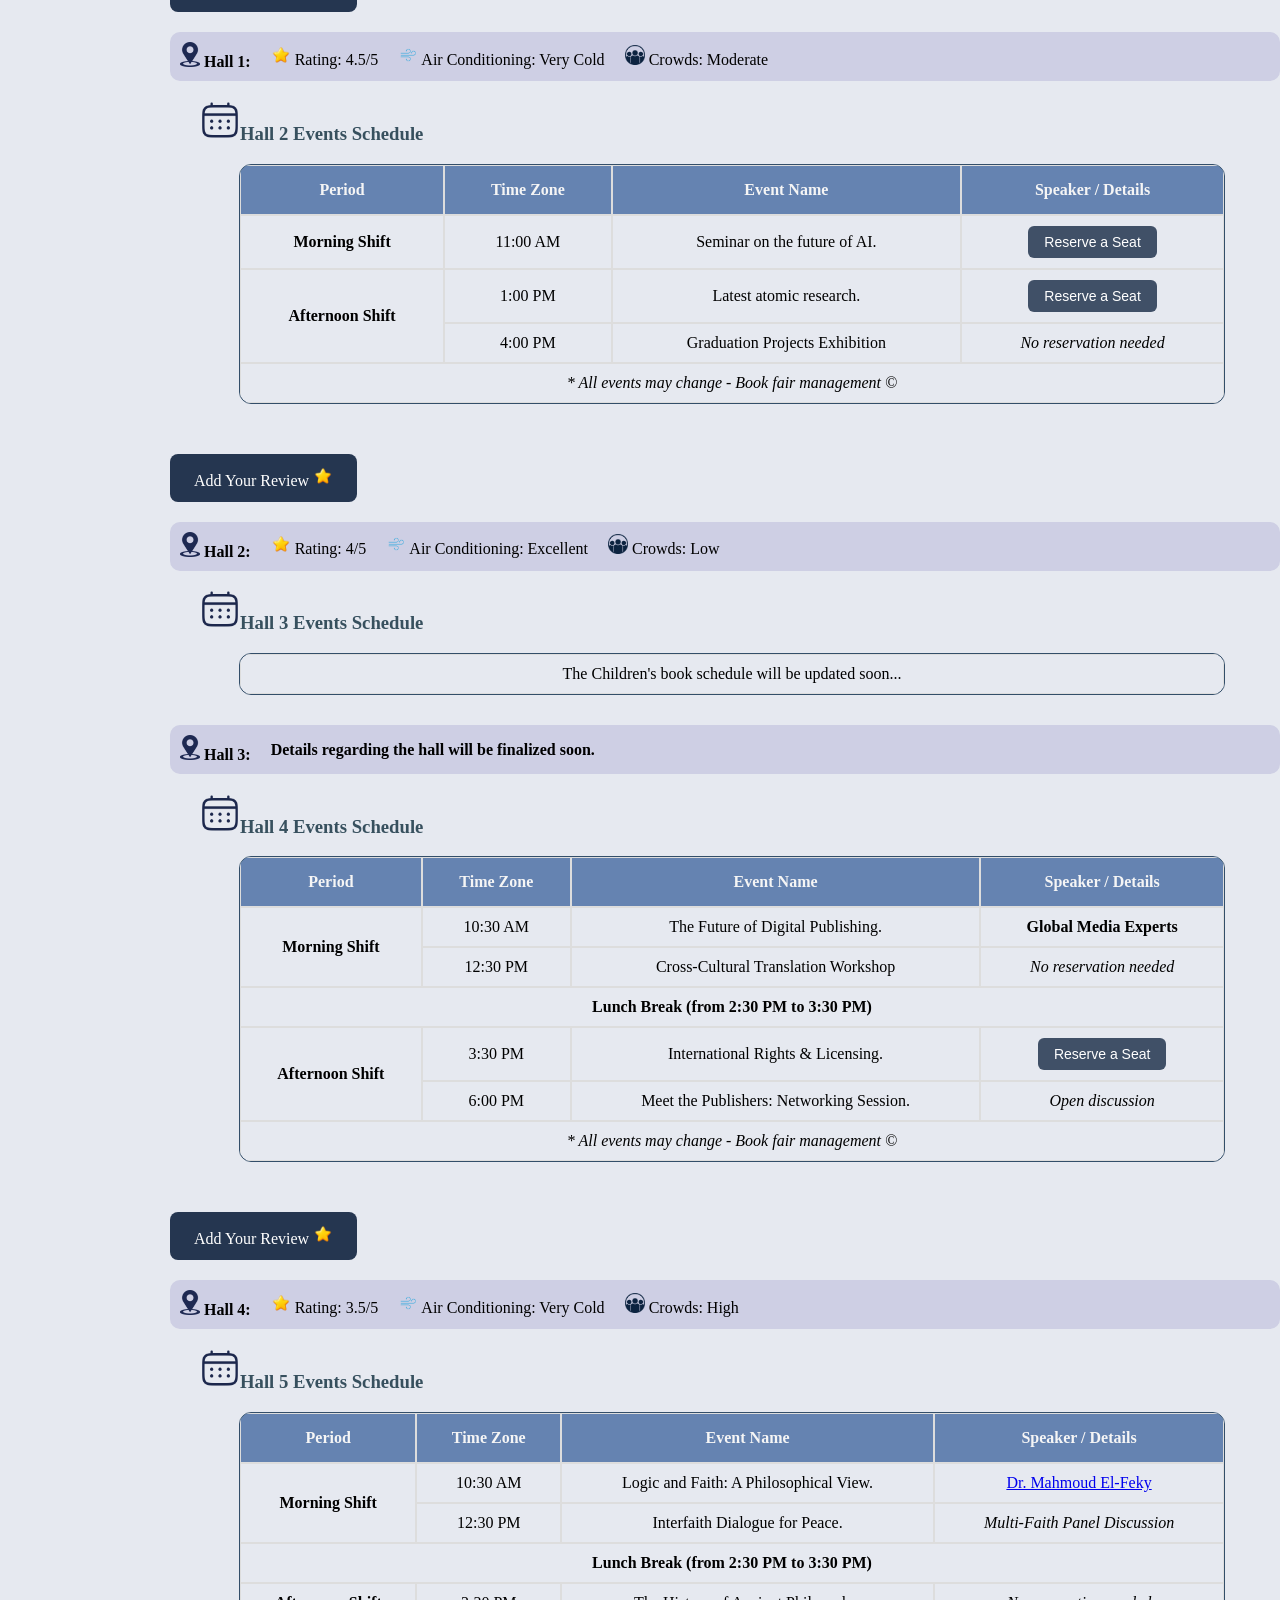
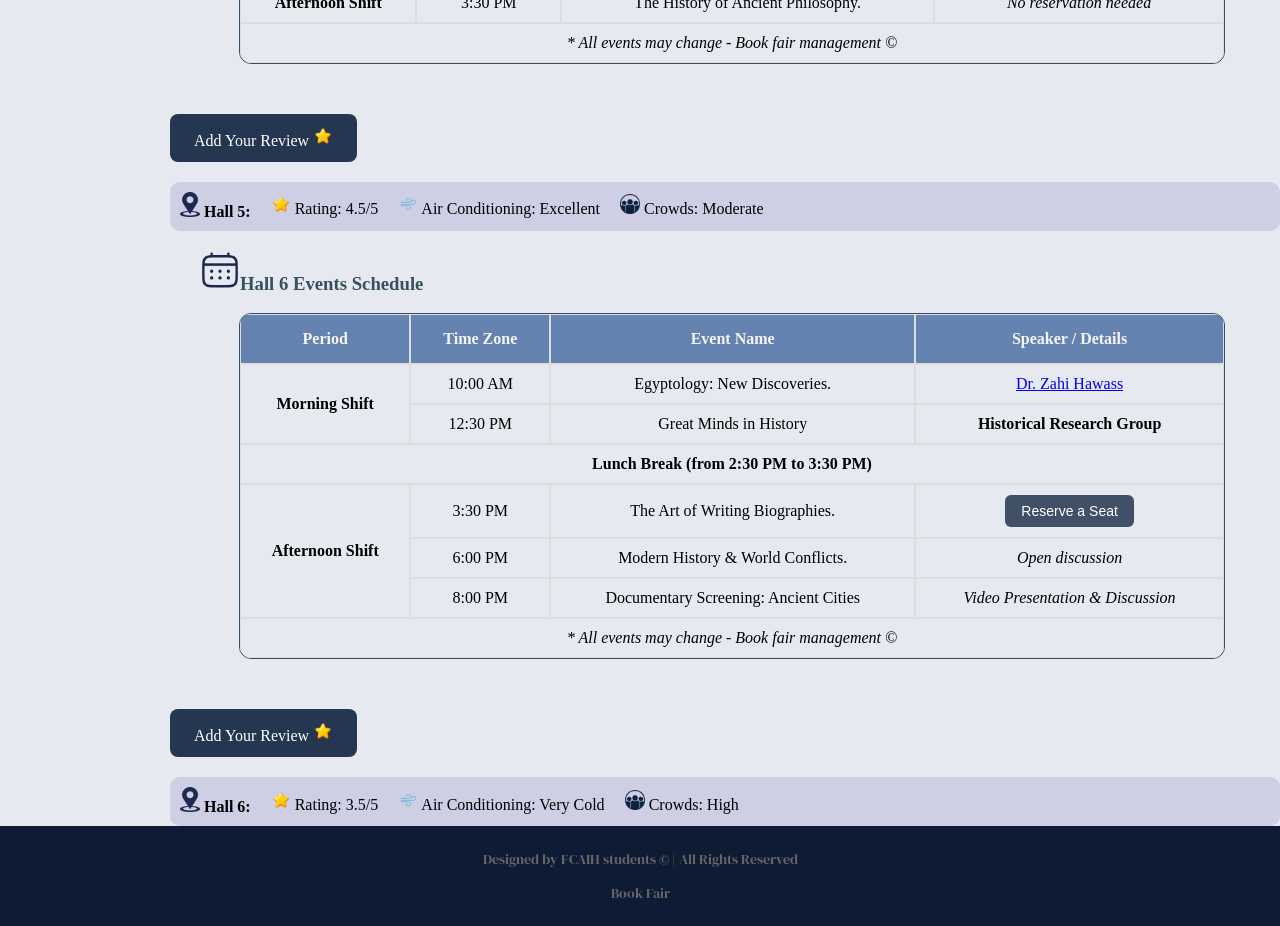
<file: events.html>
<!doctype html>
<html lang="en">
  <head class="head-events-reviews">
    <meta charset="UTF-8" />
    <meta name="viewport" content="width=device-width, initial-scale=1.0" />
    <title> Book Fair Events & Reviews</title>
    <link rel="stylesheet" href="style.css" />
    <link
      rel="stylesheet"
      href="https://cdnjs.cloudflare.com/ajax/libs/font-awesome/6.5.0/css/all.min.css"
    />
  </head>
  <body class="body-events-reviews">
    
      <header>  

    <nav class="navbar"> 
        <ul>
    <li>
        <a href="index.html">
            <i class="fa-solid fa-house"></i>
            <span class="text">Home</span>
        </a>
    </li>

    <li>
        <a href="acc.html">
            <i class="fa-solid fa-user"></i>
            <span class="text">My Account</span>
        </a>
    </li>

    <li>
        <a href="events.html">
            <i class="fa-solid fa-star"></i>
            <span class="text">Events & Reviews</span>
        </a>
    </li>

    <li>
        <a href="books.html">
            <i class="fa-solid fa-book"></i>
            <span class="text">Books</span>
        </a>
    </li>

    <li>
        <a href="recommendations.html">
            <i class="fa-solid fa-thumbs-up"></i>
            <span class="text">Recommendations</span>
        </a>
    </li>

    <li>
        <a href="location.html">
            <i class="fa-solid fa-location-dot"></i>
            <span class="text">Location & Tickets</span>
        </a>
    </li>

    <li>
        <a href="publishers.html">
            <i class="fa-solid fa-building"></i>
            <span class="text">Publishers</span>
        </a>
    </li>

    <li>
        <a href="about.html">
            <i class="fa-solid fa-circle-info"></i>
            <span class="text">About & Contact</span>
        </a>
    </li>

    <li>
        <a href="#" class="navlogout" onclick="logout()">
            <i class="fa-solid fa-right-from-bracket"></i>
            <!-- <span class="text">Sign Out</span> -->
        </a>
    </li>
</ul>
    </nav>

      <h1 class="logo"><img src="imgs/shelf.png" alt="" width="80" height="80" /> book fair</h1>
      <hr />
    </header>

    <div class="sidebar closed" id="sidebar">
      <button class="toggle" onclick="toggleMenu()">☰</button>
      <a href="index.html"
        ><i class="fa-solid fa-house"></i><span class="text">Home</span></a
      >
      <a href="acc.html"
        ><i class="fa-solid fa-user"></i><span class="text">My Account</span></a
      >
      <a href="events.html"
        ><i class="fa-solid fa-star"></i
        ><span class="text">Events & Reviews</span></a
      >
      <a href="books.html"
        ><i class="fa-solid fa-book"></i><span class="text">Books</span></a
      >
      <a href="recommendations.html"
        ><i class="fa-solid fa-thumbs-up"></i
        ><span class="text">Recommendations</span></a
      >
      <a href="location.html"
        ><i class="fa-solid fa-location-dot"></i
        ><span class="text">Location & Tickets</span></a
      >
      <a href="publishers.html"
        ><i class="fa-solid fa-building"></i
        ><span class="text">Publishers</span></a
      >
      <a href="about.html"
        ><i class="fa-solid fa-circle-info"></i
        ><span class="text">About & Contact</span></a
      >
      <a href="#" class="logout" onclick="logout()"
        ><i class="fa-solid fa-right-from-bracket"></i
        ><span class="text">Sign Out</span></a
      >
    </div>

    <main class="eventmain">
      <h2 class="mids"><img src="imgs/halls.png" alt="" width="55" height="50" /> Halls</h2>

      <section id="map-section">
        <figure>
          <div style="text-align: center; position: relative">
            <img
              src="imgs/halls-map.png"
              alt="Book Fair Map"
        
              width="1000"
              height="500"
            />
           
          </div>
        </figure>
      </section>

      <h2 class="mids">Events</h2>

      <section class="filters">
        <button onclick="filterHall('all')">All</button>
        <button onclick="filterHall('hall1')">Hall 1</button>
        <button onclick="filterHall('hall2')">Hall 2</button>
        <button onclick="filterHall('hall3')">Hall 3</button>
        <button onclick="filterHall('hall4')">Hall 4</button>
        <button onclick="filterHall('hall5')">Hall 5</button>
        <button onclick="filterHall('hall6')">Hall 6</button>
      </section>

      <section id="events-details">
        <hr />
        <div id="section-hall1" class="hall-content">
          <div class="hall-title">
            <h3 class="title-table" id="hall1-table">
              <img src="imgs/calendar.png" alt="" width="40" height="40" /> Hall 1
              Events Schedule
            </h3>
          </div>

          <table id="hall1" border="1" width="100%" cellpadding="10">
            <thead>
              <tr bgcolor="#2c3e50" style="color: white">
                <th class="table-txt">Period</th>
                <th class="table-txt">Time Zone</th>
                <th class="table-txt">Event Name</th>
                <th class="table-txt">Speaker / Details</th>
              </tr>
            </thead>
            <tbody>
              <tr>
                <td class="table-txt"  rowspan="2" align="center"><b>Morning Shift</b></td>
                <td class="table-txt">10:00 AM</td>
                <td class="table-txt">The Art of the Modern Novel</td>
                <td class="table-txt">
                  <i class="fa-solid fa-user"></i>
                  <a href="profile1.html">Dr. Ahmed Khalid</a>
                </td>
              </tr>
              <tr>
                <td class="table-txt">12:00 PM</td>
                <td class="table-txt">Book Signing "Dreams"</td>
                <td class="table-txt">
                  <button type="button" class="btn-reserve">
                    Reserve a Seat
                  </button>
                </td>
              </tr>
              <tr>
                <td class="table-txt" colspan="4" align="center">
                  <b> Lunch Break (from 2:00 PM to 3:30 PM)</b>
                </td>
              </tr>
              <tr>
                <td class="table-txt" rowspan="2" align="center"><b>Afternoon Shift</b></td>
                <td class="table-txt">3:30 PM</td>
                <td class="table-txt">A seminar on historical literature.</td>
                <td class="table-txt"><a href="profile2.html">Prof. Ibrahim Saleh</a></td>
              </tr>
              <tr>
                <td class="table-txt">5:00 PM</td>
                <td class="table-txt">Panel Discussion: Literature & Culture</td>
                <td class="table-txt">
                  <button type="button" class="btn-reserve">
                    Reserve a Seat
                  </button>
                </td>
              </tr>
            </tbody>
            <tfoot>
              <tr>
                <td  class="table-txt" colspan="4" align="left">
                  <i>* All events may change - Book fair management &copy;</i>
                </td>
              </tr>
            </tfoot>
          </table>

          <!-- 1. نفتح الصندوق (البداية) -->
          <details class="review-details-wrapper">
            <!-- 2. الـ summary هو الجزء اللي بيفضل ظاهر (الزرار) -->
            <summary id="reviewSummary" onsubmit="submitReview(event)">
              <div
                id="openReviewBtn"
                class="review-btn"
                style="display: inline-block"
              >
                Add Your Review
                <img src="imgs/star.png" alt="" width="20px" height="20px" />
              </div>
            </summary>

            <!-- 3. الصندوق اللي هيظهر لما نفتح الزرار -->
            <div class="review-box">
              <h3 >Share Your Experience</h3>
              <form id="reviewForm" onsubmit="submitReview(event)">
                <label for="eventSelect">Select Hall/Event:</label>
                <select id="eventSelect" required>
                  <option value="" disabled selected>Choose the hall..</option>
                  <option value="hall1">
                    Hall 1 - The Art of the Modern Novel
                  </option>
                </select>

                <label for="reviewText">Your Review:</label>
                <textarea
                  id="reviewText"
                  placeholder="Write your thoughts..."
                  required
                ></textarea>
                <!-- الستارز -->
                <div class="star-rating">
                  <input
                    type="radio"
                    id="star5"
                    name="rating"
                    value="5"
                  /><label for="star5" title="5 stars">★</label>

                  <input
                    type="radio"
                    id="star4"
                    name="rating"
                    value="4"
                  /><label for="star4" title="4 stars">★</label>
                  <input
                    type="radio"
                    id="star3"
                    name="rating"
                    value="3"
                  /><label for="star3" title="3 stars">★</label>
                  <input
                    type="radio"
                    id="star2"
                    name="rating"
                    value="2"
                  /><label for="star2" title="2 stars">★</label>
                  <input
                    type="radio"
                    id="star1"
                    name="rating"
                    value="1"
                  /><label for="star1" title="1 star">★</label>
                </div>

                <button type="submit" class="submit-btn">Submit Now</button>
              </form>
            </div>

            <!-- 4. نقفل الصندوق (النهاية) -->
          </details>

          <div id="hall-summary">
            <span
              ><img src="imgs/pngegg.png" alt="" width="20px" height="25px" />
              <b>Hall 1:</b></span
            >
            <span
              ><img src="imgs/star.png" alt="" width="20px" height="20px" /> Rating:
              4.5/5</span
            >
            <span
              ><img src="imgs/air.png" alt="" width="20px" height="20px" /> Air
              Conditioning: Very Cold</span
            >
            <span
              ><img src="imgs/people.png" alt="" width="20px" height="20px" />
              Crowds: Moderate</span
            >
          </div>
        </div>

        <div id="section-hall2" class="hall-content">
          <h3 class="title-table" id="hall2-table">
            <img src="imgs/calendar.png" alt="" width="40" height="40" />Hall 2 Events
            Schedule
          </h3>
          <table id="hall2" border="1" width="100%" cellpadding="10">
            <thead>
              <tr bgcolor="#2c3e50" style="color: white">
                <th class="table-txt">Period</th>
                <th class="table-txt">Time Zone</th>
                <th class="table-txt">Event Name</th>
                <th class="table-txt">Speaker / Details</th>
              </tr>
            </thead>
            <tbody>
              <tr>
                <td class="table-txt" align="center"><b>Morning Shift</b></td>
                <td class="table-txt">11:00 AM</td>
                <td class="table-txt">Seminar on the future of AI.</td>
                <td class="table-txt">
                  <button type="button" class="btn-reserve">
                    Reserve a Seat
                  </button>
                </td>
              </tr>
              <tr>
                <td class="table-txt" rowspan="2" align="center"><b>Afternoon Shift</b></td>
                <td class="table-txt">1:00 PM</td>
                <td class="table-txt">Latest atomic research.</td>
                <td class="table-txt">
                  <button type="button" class="btn-reserve">
                    Reserve a Seat
                  </button>
                </td>
              </tr>
              <tr>
                <td class="table-txt">4:00 PM</td>
                <td class="table-txt">Graduation Projects Exhibition</td>
                <td class="table-txt"><i>No reservation needed</i></td>
              </tr>
            </tbody>
            <tfoot>
              <tr>
                <td class="table-txt" colspan="4" align="left">
                  <i>* All events may change - Book fair management &copy;</i>
                </td>
              </tr>
            </tfoot>
          </table>

          <!-- 1. نفتح الصندوق (البداية) -->
          <details class="review-details-wrapper">
            <!-- 2. الـ summary هو الجزء اللي بيفضل ظاهر (الزرار) -->
            <summary id="reviewSummary" onsubmit="submitReview(event)">
              <div
                id="openReviewBtn"
                class="review-btn"
                style="display: inline-block"
              >
                Add Your Review
                <img src="imgs/star.png" alt="" width="20px" height="20px" />
              </div>
            </summary>

            <!-- 3. الصندوق اللي هيظهر لما نفتح الزرار -->
            <div class="review-box">
              <h3>Share Your Experience</h3>
              <form id="reviewForm" onsubmit="submitReview(event)">
                <label for="eventSelect">Select Hall/Event:</label>
                <select id="eventSelect" required>
                  <option value="" disabled selected>Choose the hall..</option>
                  <option value="hall2">Hall 2 - Literature Seminar</option>
                </select>

                <label for="reviewText">Your Review:</label>
                <textarea
                  id="reviewText"
                  placeholder="Write your thoughts..."
                  required
                ></textarea>
                <!-- الستارز -->
                <div class="star-rating">
                  <input
                    type="radio"
                    id="star5"
                    name="rating"
                    value="5"
                  /><label for="star5" title="5 stars">★</label>

                  <input
                    type="radio"
                    id="star4"
                    name="rating"
                    value="4"
                  /><label for="star4" title="4 stars">★</label>
                  <input
                    type="radio"
                    id="star3"
                    name="rating"
                    value="3"
                  /><label for="star3" title="3 stars">★</label>
                  <input
                    type="radio"
                    id="star2"
                    name="rating"
                    value="2"
                  /><label for="star2" title="2 stars">★</label>
                  <input
                    type="radio"
                    id="star1"
                    name="rating"
                    value="1"
                  /><label for="star1" title="1 star">★</label>
                </div>

                <button type="submit" class="submit-btn">Submit Now</button>
              </form>
            </div>

            <!-- 4. نقفل الصندوق (النهاية) -->
          </details>

          <div id="hall-summary">
            <span
              ><img src="imgs/pngegg.png" alt="" width="20px" height="25px" />
              <b>Hall 2:</b></span
            >
            <span
              ><img src="imgs/star.png" alt="" width="20px" height="20px" /> Rating:
              4/5</span
            >
            <span
              ><img src="imgs/air.png" alt="" width="20px" height="20px" /> Air
              Conditioning: Excellent</span
            >
            <span
              ><img src="imgs/people.png" alt="" width="20px" height="20px" />
              Crowds: Low</span
            >
          </div>
        </div>


        <div id="section-hall3" class="hall-content">
          <h3 class="title-table" id="hall3-table">
            <img src="imgs/calendar.png" alt="" width="40" height="40" />Hall 3 Events
            Schedule
          </h3>
          <table id="hall3" border="1" width="100%" cellpadding="10">
            <tr>
              <td class="table-txt">The Children's book schedule will be updated soon...</td>
            </tr>
          </table>

          <div id="hall-summary">
            <span
              ><img src="imgs/pngegg.png" alt="" width="20px" height="25px" />
              <b>Hall 3:</b></span
            >
            <span
              ><b>Details regarding the hall will be finalized soon.</b></span
            >
          </div>
        </div>
        <div id="section-hall4" class="hall-content">
          <h3 class="title-table" id="hall4-table">
            <img src="imgs/calendar.png" alt="" width="40" height="40" />Hall 4 Events
            Schedule
          </h3>
          <table id="hall4" border="1" width="100%" cellpadding="10">
            <thead>
              <tr bgcolor="#2c3e50" style="color: white">
                <th class="table-txt">Period</th>
                <th class="table-txt">Time Zone</th>
                <th class="table-txt">Event Name</th>
                <th class="table-txt">Speaker / Details</th>
              </tr>
            </thead>
            <tbody>
              <tr>
                <td class="table-txt" rowspan="2" align="center"><b>Morning Shift</b></td>
                <td class="table-txt">10:30 AM</td>
                <td class="table-txt">The Future of Digital Publishing.</td>
                <td class="table-txt"><b>Global Media Experts</b></td>
              </tr>
              <tr>
                <td class="table-txt">12:30 PM</td>
                <td class="table-txt">Cross-Cultural Translation Workshop</td>
                <td class="table-txt"><i>No reservation needed</i></td>
              </tr>
              <tr>
                <td class="table-txt" colspan="4" align="center">
                  <b> Lunch Break (from 2:30 PM to 3:30 PM)</b>
                </td>
              </tr>
              <tr>
                <td class="table-txt" rowspan="2" align="center"><b>Afternoon Shift</b></td>
                <td class="table-txt">3:30 PM</td>
                <td class="table-txt">International Rights & Licensing.</td>
                <td class="table-txt">
                  <button type="button" class="btn-reserve">
                    Reserve a Seat
                  </button>
                </td>
              </tr>
              <tr>
                <td class="table-txt">6:00 PM</td>
                <td class="table-txt">Meet the Publishers: Networking Session.</td>
                <td class="table-txt"><i>Open discussion</i></td>
              </tr>
            </tbody>
            <tfoot>
              <tr>
                <td  class="table-txt" colspan="4" align="left">
                  <i>* All events may change - Book fair management &copy;</i>
                </td>
              </tr>
            </tfoot>
          </table>

          <!-- 1. نفتح الصندوق (البداية) -->
          <details class="review-details-wrapper">
            <!-- 2. الـ summary هو الجزء اللي بيفضل ظاهر (الزرار) -->
            <summary id="reviewSummary" onsubmit="submitReview(event)">
              <div
                id="openReviewBtn"
                class="review-btn"
                style="display: inline-block"
              >
                Add Your Review
                <img src="imgs/star.png" alt="" width="20px" height="20px" />
              </div>
            </summary>

            <!-- 3. الصندوق اللي هيظهر لما نفتح الزرار -->
            <div class="review-box">
              <h3>Share Your Experience</h3>
              <form id="reviewForm" onsubmit="submitReview(event)">
                <label for="eventSelect">Select Hall/Event:</label>
                <select id="eventSelect" required>
                  <option value="" disabled selected>Choose the hall..</option>
                  <option value="hall4">
                    Hall 4 - International Publishing
                  </option>
                </select>

                <label for="reviewText">Your Review:</label>
                <textarea
                  id="reviewText"
                  placeholder="Write your thoughts..."
                  required
                ></textarea>

                <!-- الستارز -->
                <div class="star-rating">
                  <input
                    type="radio"
                    id="star5"
                    name="rating"
                    value="5"
                  /><label for="star5" title="5 stars">★</label>

                  <input
                    type="radio"
                    id="star4"
                    name="rating"
                    value="4"
                  /><label for="star4" title="4 stars">★</label>
                  <input
                    type="radio"
                    id="star3"
                    name="rating"
                    value="3"
                  /><label for="star3" title="3 stars">★</label>
                  <input
                    type="radio"
                    id="star2"
                    name="rating"
                    value="2"
                  /><label for="star2" title="2 stars">★</label>
                  <input
                    type="radio"
                    id="star1"
                    name="rating"
                    value="1"
                  /><label for="star1" title="1 star">★</label>
                </div>

                <button type="submit" class="submit-btn">Submit Now</button>
              </form>
            </div>

            <!-- 4. نقفل الصندوق (النهاية) -->
          </details>

          <div id="hall-summary">
            <span
              ><img src="imgs/pngegg.png" alt="" width="20px" height="25px" />
              <b>Hall 4:</b></span
            >
            <span
              ><img src="imgs/star.png" alt="" width="20px" height="20px" /> Rating:
              3.5/5</span
            >
            <span
              ><img src="imgs/air.png" alt="" width="20px" height="20px" /> Air
              Conditioning: Very Cold</span
            >
            <span
              ><img src="imgs/people.png" alt="" width="20px" height="20px" />
              Crowds: High</span
            >
          </div>
        </div>

        <div id="section-hall5" class="hall-content">
          <h3 class="title-table" id="hall5-table">
            <img src="imgs/calendar.png" alt="" width="40" height="40" />Hall 5 Events
            Schedule
          </h3>
          <table id="hall5" border="1" width="100%" cellpadding="10">
            <thead>
              <tr bgcolor="#2c3e50" style="color: white">
                <th class="table-txt" >Period</th>
                <th class="table-txt">Time Zone</th>
                <th class="table-txt">Event Name</th>
                <th class="table-txt">Speaker / Details</th>
              </tr>
            </thead>
            <tbody>
              <tr>
                <td class="table-txt" rowspan="2" align="center"><b>Morning Shift</b></td>
                <td class="table-txt">10:30 AM</td>
                <td class="table-txt">Logic and Faith: A Philosophical View.</td>
                <td class="table-txt"><a href="profile3.html">Dr. Mahmoud El-Feky</a></td>
              </tr>
              <tr>
                <td class="table-txt">12:30 PM</td>
                <td class="table-txt">Interfaith Dialogue for Peace.</td>
                <td class="table-txt"><i>Multi-Faith Panel Discussion</i></td>
              </tr>
              <tr>
                <td class="table-txt" colspan="4" align="center">
                  <b> Lunch Break (from 2:30 PM to 3:30 PM)</b>
                </td>
              </tr>
              <tr>
                <td class="table-txt" rowspan="2" align="center"><b>Afternoon Shift</b></td>
                <td class="table-txt">3:30 PM</td>
                <td class="table-txt">The History of Ancient Philosophy.</td>
                <td class="table-txt"><i>No reservation needed</i></td>
              </tr>
            </tbody>
            <tfoot>
              <tr>
                <td  class="table-txt" colspan="4" align="left">
                  <i>* All events may change - Book fair management &copy;</i>
                </td>
              </tr>
            </tfoot>
          </table>

          <!-- 1. نفتح الصندوق (البداية) -->
          <details class="review-details-wrapper">
            <!-- 2. الـ summary هو الجزء اللي بيفضل ظاهر (الزرار) -->
            <summary id="reviewSummary">
              <div
                id="openReviewBtn"
                class="review-btn"
                style="display: inline-block"
              >
                Add Your Review
                <img src="imgs/star.png" alt="" width="20px" height="20px" />
              </div>
            </summary>

            <!-- 3. الصندوق اللي هيظهر لما نفتح الزرار -->
            <div class="review-box">
              <h3>Share Your Experience</h3>
              <form id="reviewForm" onsubmit="submitReview(event)">
                <label for="eventSelect">Select Hall/Event:</label>
                <select id="eventSelect" required>
                  <option value="" disabled selected>Choose the hall..</option>
                  <option value="hall5">Hall 5 - Philosophy & History</option>
                </select>

                <label for="reviewText">Your Review:</label>
                <textarea
                  id="reviewText"
                  placeholder="Write your thoughts..."
                  required
                ></textarea>

                <!-- الستارز -->
                <div class="star-rating">
                  <input
                    type="radio"
                    id="star5"
                    name="rating"
                    value="5"
                  /><label for="star5" title="5 stars">★</label>

                  <input
                    type="radio"
                    id="star4"
                    name="rating"
                    value="4"
                  /><label for="star4" title="4 stars">★</label>
                  <input
                    type="radio"
                    id="star3"
                    name="rating"
                    value="3"
                  /><label for="star3" title="3 stars">★</label>
                  <input
                    type="radio"
                    id="star2"
                    name="rating"
                    value="2"
                  /><label for="star2" title="2 stars">★</label>
                  <input
                    type="radio"
                    id="star1"
                    name="rating"
                    value="1"
                  /><label for="star1" title="1 star">★</label>
                </div>

                <button type="submit" class="submit-btn">Submit Now</button>
              </form>
            </div>

            <!-- 4. نقفل الصندوق (النهاية) -->
          </details>

          <div id="hall-summary">
            <span
              ><img src="imgs/pngegg.png" alt="" width="20px" height="25px" />
              <b>Hall 5:</b></span
            >
            <span
              ><img src="imgs/star.png" alt="" width="20px" height="20px" /> Rating:
              4.5/5</span
            >
            <span
              ><img src="imgs/air.png" alt="" width="20px" height="20px" /> Air
              Conditioning: Excellent</span
            >
            <span
              ><img src="imgs/people.png" alt="" width="20px" height="20px" />
              Crowds: Moderate</span
            >
          </div>
        </div>
        <div id="section-hall6" class="hall-content">
          <h3 class="title-table" id="hall6-table">
            <img src="imgs/calendar.png" alt="" width="40" height="40" />Hall 6 Events
            Schedule
          </h3>
          <table id="hall6" border="1" width="100%" cellpadding="10">
            <thead>
              <tr bgcolor="#2c3e50" style="color: white">
                <th class="table-txt">Period</th>
                <th class="table-txt">Time Zone</th>
                <th class="table-txt">Event Name</th>
                <th class="table-txt">Speaker / Details</th>
              </tr>
            </thead>
            <tbody>
              <tr>
                <td class="table-txt" rowspan="2" align="center"><b>Morning Shift</b></td>
                <td class="table-txt">10:00 AM</td>
                <td class="table-txt">Egyptology: New Discoveries.</td>
                <td class="table-txt"><a href="profile4.html">Dr. Zahi Hawass</a></td>
              </tr>
              <tr>
                <td class="table-txt">12:30 PM</td>
                <td class="table-txt">Great Minds in History</td>
                <td class="table-txt"><b>Historical Research Group</b></td>
              </tr>
              <tr>
                <td class="table-txt" colspan="4" align="center">
                  <b>Lunch Break (from 2:30 PM to 3:30 PM)</b>
                </td>
              </tr>
              <tr>
                <td class="table-txt" rowspan="3" align="center"><b>Afternoon Shift</b></td>
                <td class="table-txt">3:30 PM</td>
                <td class="table-txt">The Art of Writing Biographies.</td>
                <td class="table-txt">
                  <button type="button" class="btn-reserve">
                    Reserve a Seat
                  </button>
                </td>
              </tr>
              <tr>
                <td class="table-txt">6:00 PM</td>
                <td class="table-txt">Modern History & World Conflicts.</td>
                <td class="table-txt"><i>Open discussion</i></td>
              </tr>
              <tr>
                <td class="table-txt">8:00 PM</td>
                <td class="table-txt">Documentary Screening: Ancient Cities</td>
                <td class="table-txt"><i>Video Presentation & Discussion</i></td>
              </tr>
            </tbody>
            <tfoot>
              <tr>
                <td  class="table-txt" colspan="4" align="left">
                  <i>* All events may change - Book fair management &copy;</i>
                </td>
              </tr>
            </tfoot>
          </table>

          <!-- 1. نفتح الصندوق (البداية) -->
          <details class="review-details-wrapper">
            <!-- 2. الـ summary هو الجزء اللي بيفضل ظاهر (الزرار) -->
            <summary id="reviewSummary">
              <div
                id="openReviewBtn"
                class="review-btn"
                style="display: inline-block"
              >
                Add Your Review
                <img src="imgs/star.png" alt="" width="20px" height="20px" />
              </div>
            </summary>

            <!-- 3. الصندوق اللي هيظهر لما نفتح الزرار -->
            <div class="review-box">
              <h3>Share Your Experience</h3>
              <form id="reviewForm" onsubmit="submitReview(event)">
                <label for="eventSelect">Select Hall/Event:</label>
                <select id="eventSelect" required>
                  <option value="" disabled selected>Choose the hall..</option>
                  <option value="hall6">Hall 6 - Egyptology</option>
                </select>

                <label for="reviewText">Your Review:</label>
                <textarea
                  id="reviewText"
                  placeholder="Write your thoughts..."
                  required
                ></textarea>

                <label for="rating">Your Rating:</label>
                <div class="star-rating">
                  <input
                    type="radio"
                    id="star5"
                    name="rating"
                    value="5"
                  /><label for="star5" title="5 stars">★</label>

                  <input
                    type="radio"
                    id="star4"
                    name="rating"
                    value="4"
                  /><label for="star4" title="4 stars">★</label>
                  <input
                    type="radio"
                    id="star3"
                    name="rating"
                    value="3"
                  /><label for="star3" title="3 stars">★</label>
                  <input
                    type="radio"
                    id="star2"
                    name="rating"
                    value="2"
                  /><label for="star2" title="2 stars">★</label>
                  <input
                    type="radio"
                    id="star1"
                    name="rating"
                    value="1"
                  /><label for="star1" title="1 star">★</label>
                </div>

                <button type="submit" class="submit-btn">Submit Now</button>
              </form>
            </div>

            <!-- 4. نقفل الصندوق (النهاية) -->
          </details>

          <div id="hall-summary">
            <span
              ><img src="imgs/pngegg.png" alt="" width="20px" height="25px" />
              <b>Hall 6:</b></span
            >
            <span
              ><img src="imgs/star.png" alt="" width="20px" height="20px" /> Rating:
              3.5/5</span
            >
            <span
              ><img src="imgs/air.png" alt="" width="20px" height="20px" /> Air
              Conditioning: Very Cold</span
            >
            <span
              ><img src="imgs/people.png" alt="" width="20px" height="20px" />
              Crowds: High</span
            >
          </div>
        </div>
      </section>
     
    </main>
     <footer class="foot">
            <p>Designed by FCAIH students © | All Rights Reserved</p>
            <p>Book Fair</p>
</footer>

    <script src="script.js"></script>

  </body>
</html>
</file>
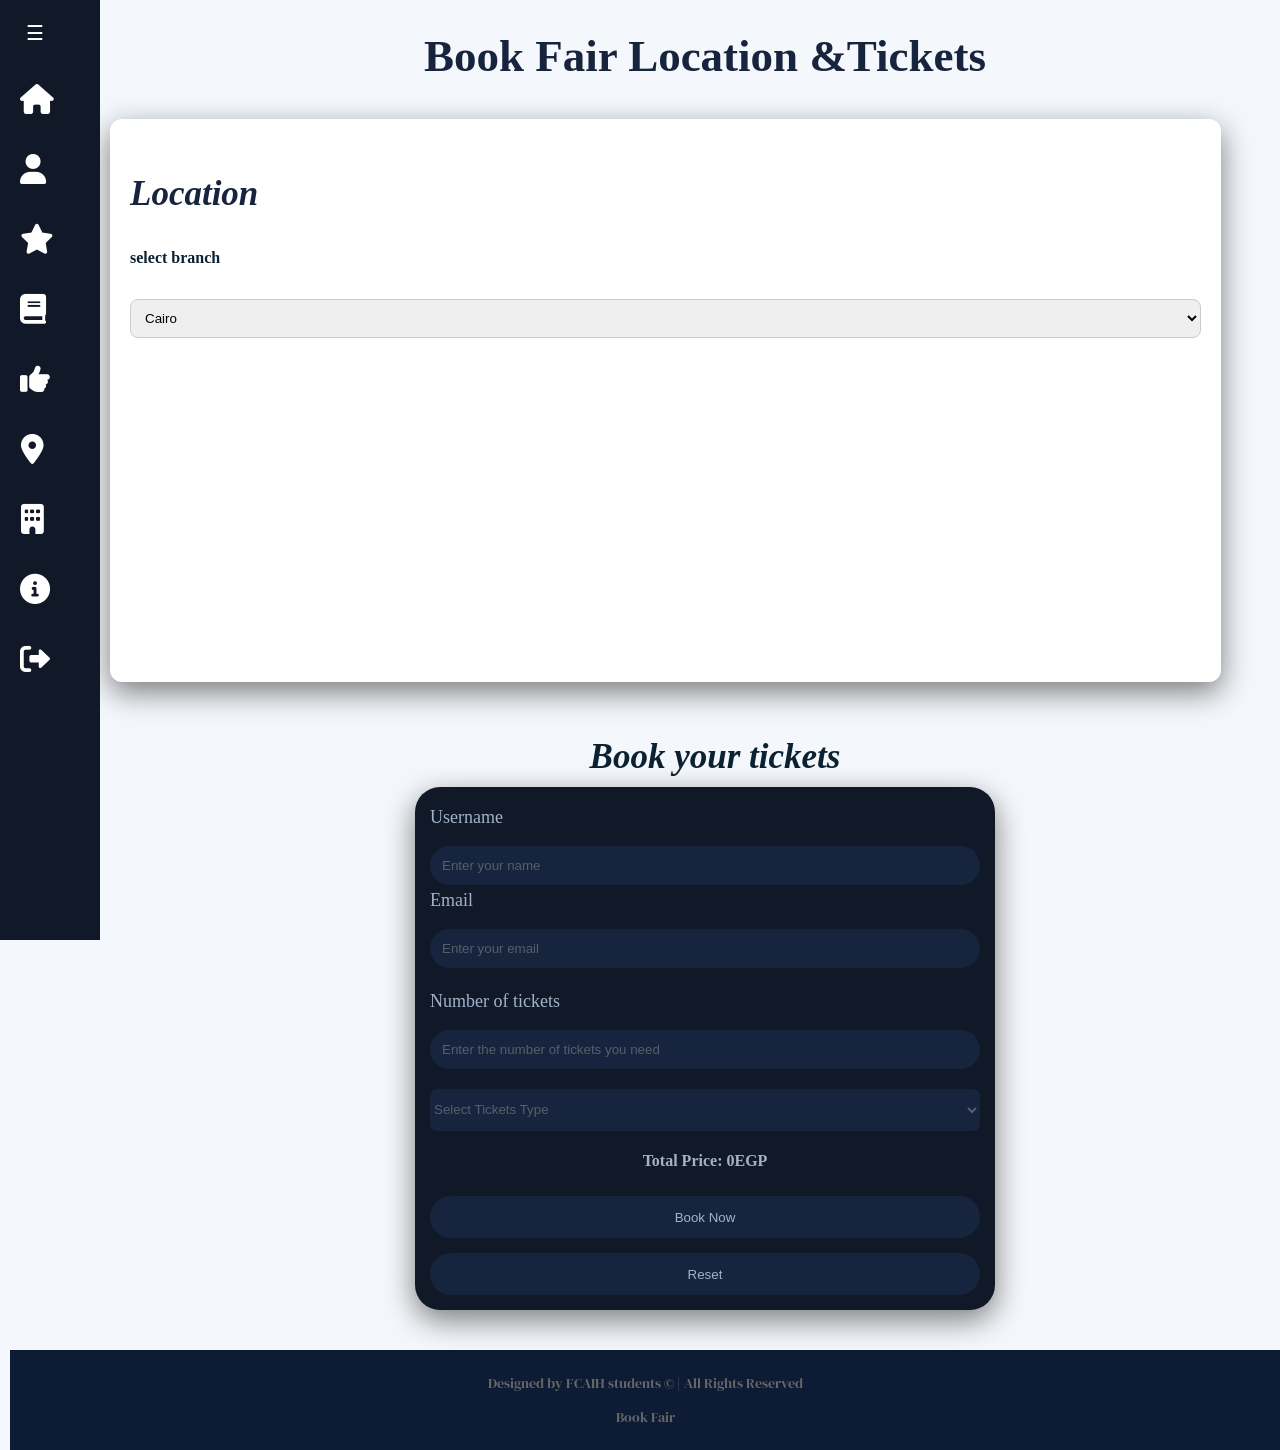
<file: location.html>
<!DOCTYPE html>
<html>
    <head>
        <meta charset="utf-8">
        <meta name="description" content="Location and tickets for book fair">
        <link rel="stylesheet" href="style.css">
        <title>Location & Tickets</title>
        <link rel="stylesheet" href="https://cdnjs.cloudflare.com/ajax/libs/font-awesome/6.0.0/css/all.min.css">
    </head>
    <body class="locationbody">     
        <header>  
            <nav class="navbar"> 
                <ul>
                    <li>
                        <a href="index.html">
                            <i class="fa-solid fa-house"></i>
                            <span class="text">Home</span>
                        </a>
                    </li>

                    <li>
                        <a href="acc.html">
                            <i class="fa-solid fa-user"></i>
                            <span class="text">My Account</span>
                        </a>
                    </li>

                    <li>
                        <a href="events.html">
                            <i class="fa-solid fa-star"></i>
                            <span class="text">Events & Reviews</span>
                        </a>
                    </li>

                    <li>
                        <a href="books.html">
                            <i class="fa-solid fa-book"></i>
                            <span class="text">Books</span>
                        </a>
                    </li>

                    <li>
                        <a href="recommendations.html">
                            <i class="fa-solid fa-thumbs-up"></i>
                            <span class="text">Recommendations</span>
                        </a>
                    </li>

                    <li>
                        <a href="location.html">
                            <i class="fa-solid fa-location-dot"></i>
                            <span class="text">Location & Tickets</span>
                        </a>
                    </li>

                    <li>
                        <a href="publishers.html">
                            <i class="fa-solid fa-building"></i>
                            <span class="text">Publishers</span>
                        </a>
                    </li>

                    <li>
                        <a href="about.html">
                            <i class="fa-solid fa-circle-info"></i>
                            <span class="text">About & Contact</span>
                        </a>
                    </li>

                    <li>
                        <a href="#" class="navlogout" onclick="logout()">
                            <i class="fa-solid fa-right-from-bracket"></i>
                            <!-- <span class="text">Sign Out</span> -->
                        </a>
                    </li>
                </ul>
            </nav>
        </header>
        <div class="sidebar closed" id="sidebar">
            <button class="toggle" onclick="toggleMenu()">☰</button>
            <a href="index.html">
                <i class="fa-solid fa-house"></i>
                <span class="text">Home</span>
            </a>

            <a href="acc.html">
                <i class="fa-solid fa-user"></i>
                <span class="text">My Account</span>
            </a>

            <a href="events.html">
                <i class="fa-solid fa-star"></i>
                <span class="text">Events & Reviews</span>
            </a>

            <a href="books.html">
                <i class="fa-solid fa-book"></i>
                <span class="text">Books</span>
            </a>

            <a href="recommendations.html">
                <i class="fa-solid fa-thumbs-up"></i>
                <span class="text">Recommendations</span>
            </a>

            <a href="location.html">
                <i class="fa-solid fa-location-dot"></i>
                <span class="text">Location & Tickets</span>
            </a>

            <a href="publishers.html">
                <i class="fa-solid fa-building"></i>
                <span class="text">Publishers</span>
            </a>

            <a href="about.html">
                <i class="fa-solid fa-circle-info"></i>
                <span class="text">About & Contact</span>
            </a>
                <a href="#" class="logout" onclick="logout()">
                <i class="fa-solid fa-right-from-bracket"></i>
                <span class="text">Sign Out</span>
            </a>
        </div>
        <div class="location">

        <div class="locationtitle">
            <h2 class="upper"> Book Fair Location &Tickets</h2>
        </div>

        <div class="container">
            <h3 class="loc">Location</h3>
            <h4>select branch</h4>
            <select  id="branch" onchange="changeMap()">
                <option value="Cairo">Cairo</option>
                <option value="Alexandria">Alexandria</option>
            </select>
            <iframe id="map" class="map"
            src="https://www.google.com/maps/embed?pb=!1m18!1m12!1m3!1d3452.7405573331944!2d31.298176675554878!3d30.07297037490916!2m3!1f0!2f0!3f0!3m2!1i1024!2i768!4f13.1!3m3!1m2!1s0x14583fb134624b91%3A0xaf725cf85f5f0fa7!2sCairo%20International%20Fair!5e0!3m2!1sen!2seg!4v1777796367757!5m2!1sen!2seg" width="600" height="450" style="border:0;" allowfullscreen="" loading="lazy" referrerpolicy="no-referrer-when-downgrade"></iframe>
        </div>
        <div class="booking">
            <h3 class="bookingtitle">Book your tickets</h3>
            <form id="ticketForm">
                <label for="user" class="bkinglabel">Username</label>
                <br>
                <input class="bkinginput" oninput="checkName()" id="user" type="text" placeholder="Enter your name" required>
                <p id="usernameMsg"></p>
                <label for="em" class="bkinglabel" >Email</label>
                <br>
                <input class="bkinginput"  oninput="checkEmail()" id="em" type="email" placeholder="Enter your email" required>
                <br>
                <p id="emailMsg"></p>
                <label for="ticktsnum" class="bkinglabel">Number of tickets</label>
                <br>
                <input class="bkinginput" id="ticktsnum" type="number" min="1" placeholder="Enter the number of tickets you need"  >
                
                <select  id="type" style="height: 42px; margin-top: 20px; border-radius: 7px; background-color: #17243d; color: #585e69; border-style: none;">
                        <option value="">Select Tickets Type</option>
                        <option value="100">Normal-100</option>
                        <option value="200">VIP-200</option>
                </select>
                
                <div class="error" id="typeerror"></div>
                <h4>Total Price: <span id="total">0</span>EGP</h4>
                    
               
                <button class="submitbooking" type="submit" style="height: 42px;  border-radius: 30px; background-color: #17243d;   color:#a1b3c9; ">Book Now</button>
                <button class="resetbooking" type="reset" style="height: 42px; border-radius: 30px; background-color: #17243d;   color:#a1b3c9; ">Reset</button>
                
                <div class="success" id="successMsg"></div>
            </form>
        </div>
    </div>

<footer class="foot">
            <p>Designed by FCAIH students © | All Rights Reserved</p>
            <p>Book Fair</p>
</footer>

    <script src="script.js"></script>
    </body>
</html>
</file>
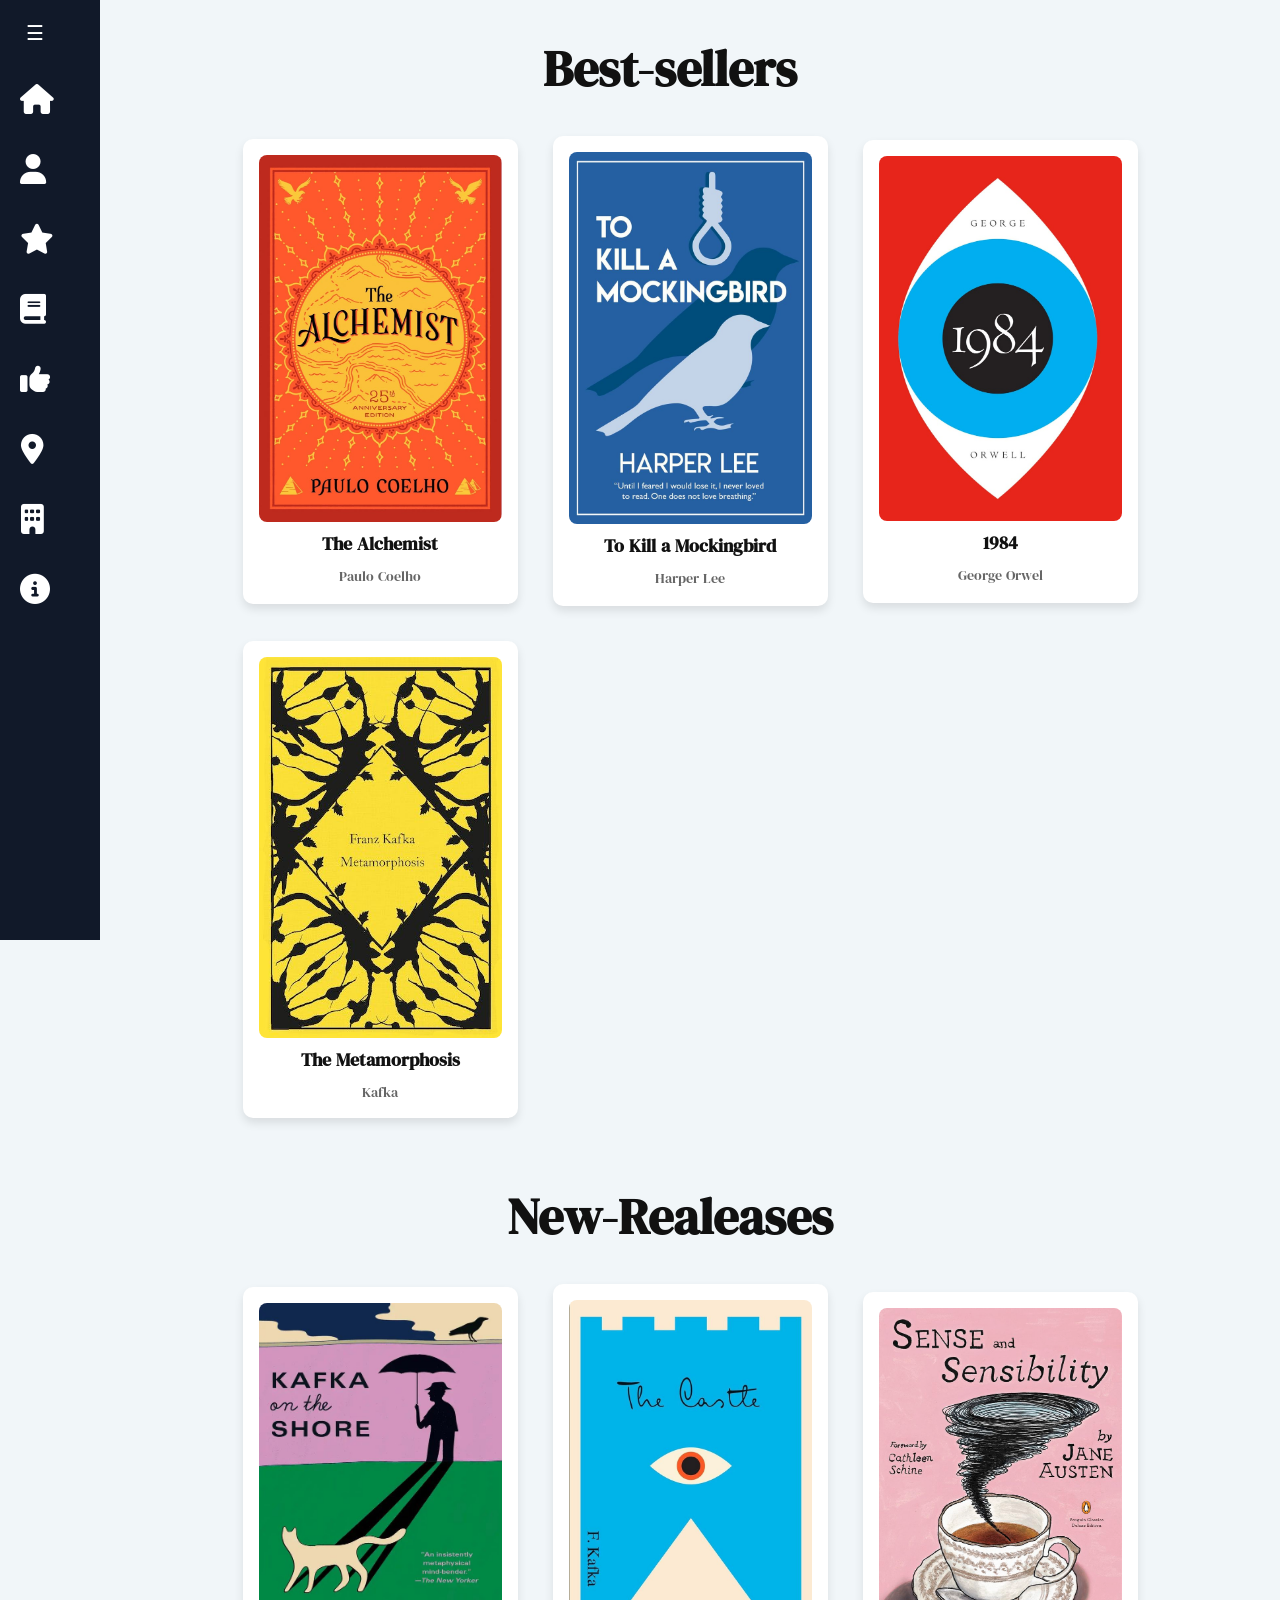
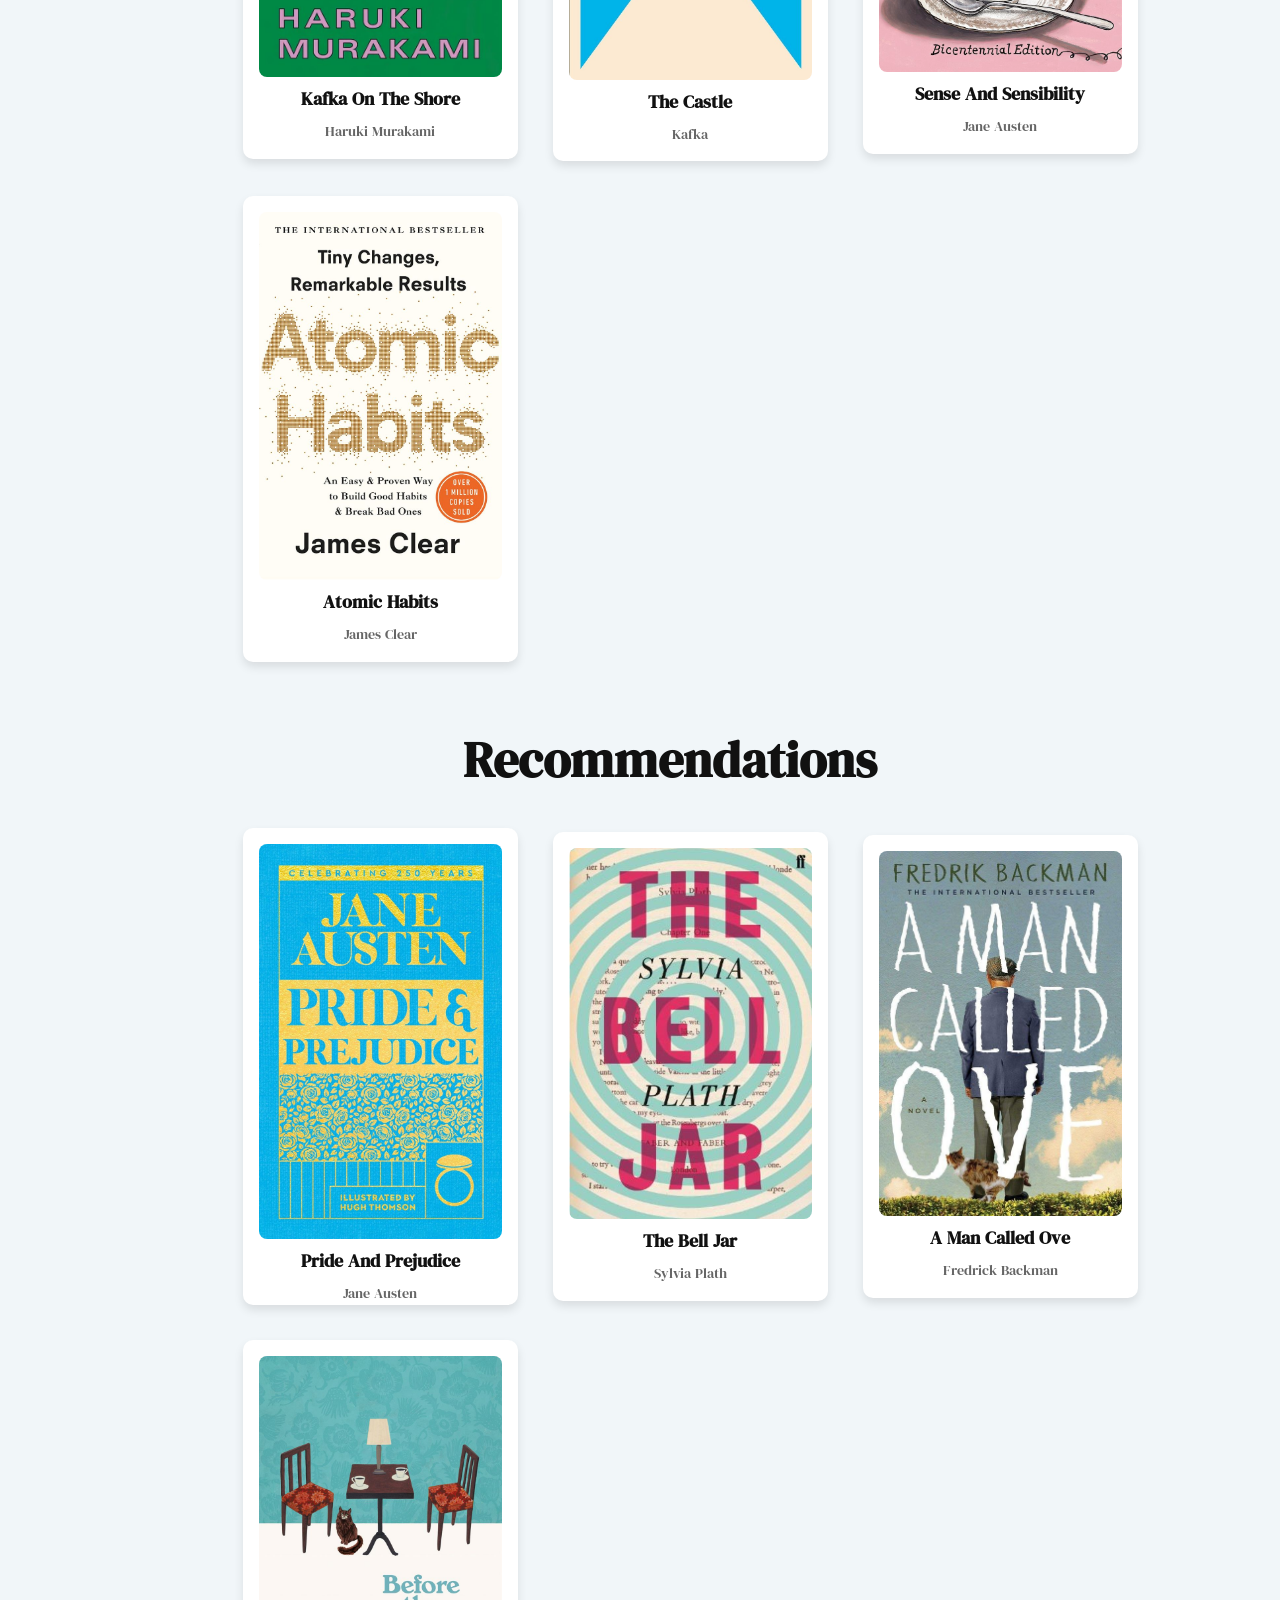
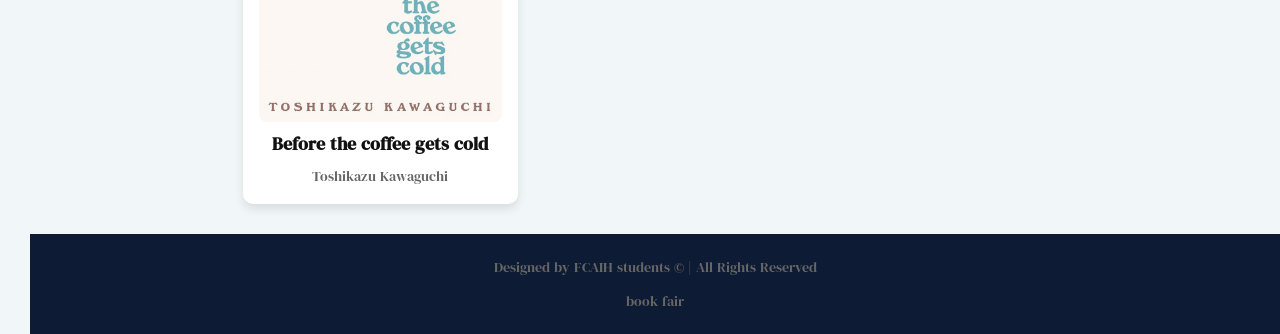
<file: recommendations.html>
<!DOCTYPE html >
<html lang="en" id="html">
<head>
    <meta charset="UTF-8">
    <meta name="viewport" content="width=device-width, initial-scale=1.0">
    <title>Recommendations</title>
    <link rel="stylesheet" href="style.css"></link>
    <link rel="stylesheet" href="https://cdnjs.cloudflare.com/ajax/libs/font-awesome/6.5.0/css/all.min.css">
    <script src="script.js" defer></script>
    <link rel="stylesheet" href="https://fonts.googleapis.com/css2?family=DM+Serif+Display:ital@0;1&display=swap">

    <style>
    body {
    font-family: "DM Serif Display", serif;
    }
    </style>

</head>

<body class="recbody" >
    
    <header>  

    <nav class="navbar"> 
        <ul>
    <li>
        <a href="index.html">
            <i class="fa-solid fa-house"></i>
            <span class="text">Home</span>
        </a>
    </li>

    <li>
        <a href="acc.html">
            <i class="fa-solid fa-user"></i>
            <span class="text">My Account</span>
        </a>
    </li>

    <li>
        <a href="events.html">
            <i class="fa-solid fa-star"></i>
            <span class="text">Events & Reviews</span>
        </a>
    </li>

    <li>
        <a href="books.html">
            <i class="fa-solid fa-book"></i>
            <span class="text">Books</span>
        </a>
    </li>

    <li>
        <a href="recommendations.html">
            <i class="fa-solid fa-thumbs-up"></i>
            <span class="text">Recommendations</span>
        </a>
    </li>

    <li>
        <a href="location.html">
            <i class="fa-solid fa-location-dot"></i>
            <span class="text">Location & Tickets</span>
        </a>
    </li>

    <li>
        <a href="publishers.html">
            <i class="fa-solid fa-building"></i>
            <span class="text">Publishers</span>
        </a>
    </li>

    <li>
        <a href="about.html">
            <i class="fa-solid fa-circle-info"></i>
            <span class="text">About & Contact</span>
        </a>
    </li>

    <li>
        <a href="#" class="navlogout" onclick="logout()">
            <i class="fa-solid fa-right-from-bracket"></i>
            <!-- <span class="text">Sign Out</span> -->
        </a>
    </li>
</ul>
    </nav>
    </header>
    
    <div class="sidebar closed" id="sidebar">

        <button class="toggle" onclick="toggleMenu()">☰</button>

        <a href="index.html">
            <i class="fa-solid fa-house"></i>
            <span class="text">Home</span>
        </a>

        <a href="acc.html">
            <i class="fa-solid fa-user"></i>
            <span class="text">My Account</span>
        </a>


        <a href="events.html">
            <i class="fa-solid fa-star"></i>
            <span class="text">Events & Reviews</span>
        </a>

        <a href="books.html">
            <i class="fa-solid fa-book"></i>
            <span class="text">Books</span>
        </a>

        <a href="recommendations.html">
            <i class="fa-solid fa-thumbs-up"></i>
            <span class="text">Recommendations</span>
        </a>

        <a href="location.html">
            <i class="fa-solid fa-location-dot"></i>
            <span class="text">Location & Tickets</span>
        </a>

        <a href="publishers.html">
            <i class="fa-solid fa-building"></i>
            <span class="text">Publishers</span>
        </a>

        <a href="about.html">
            <i class="fa-solid fa-circle-info"></i>
            <span class="text">About & Contact</span>
        </a>
    
    </div>

<div class="parent"> 

<div class="categorie"><h1>Best-sellers</h1></div>
<div  class="book-container">
<div class="book">
    <img src="imgs/The Alchemist.jpg.jpeg" class="imges">
    <h2>The Alchemist</h2> 
    <p>Paulo Coelho</p>
    <button class="addlibtn" onclick="addToLibrary('The Alchemist','Paulo Coelho','imgs/The Alchemist.jpg.jpeg')" >
        <div class="overlay" >
            <span class="plus">+</span>
            <p>Add to Library</p>
        </div>
    </button>    
</div>


<div class="book">
    <img src="imgs/to kill a mockingbird.jpg.jpeg" class="imges">
    <h2>To Kill a Mockingbird</h2>
    <p>Harper Lee</p>
    <button class="addlibtn" onclick="addToLibrary('To Kill a Mockingbird','Harper Lee','imgs/to kill a mockingbird.jpg.jpeg')"  >
        <div class="overlay" >
            <span class="plus">+</span>
            <p>Add to Library</p>
        </div>
    </button>    
</div>


<div class="book">
    <img src="imgs/1984g.jpg.jpeg" class="imges">
    <h2>1984</h2> 
    <p>George Orwel </p>
    <button class="addlibtn" onclick="addToLibrary('1984','George Orwel ','imgs/1984g.jpg.jpeg')"  >
        <div class="overlay" >
            <span class="plus">+</span>
            <p>Add to Library</p>
        </div>
    </button>    
</div>


<div class="book">
    <img src="imgs/The Metamorphosis.jpg.jpeg" class="imges">
    <h2>The Metamorphosis</h2>
    <p>Kafka</p>
    <button class="addlibtn" onclick="addToLibrary('The Metamorphosis','Kafka','imgs/The Metamorphosis.jpg.jpeg')">
        <div class="overlay" >
            <span class="plus">+</span>
            <p>Add to Library</p>
        </div>
    </button>    
</div>
</div>
<div class="categorie"><h1>New-Realeases</h1></div>
<div class="book-container">
<div class="book">
    <img src="imgs/Kafka on the Shore.jpg.jpeg" class="imges">
    <h2>Kafka On The Shore</h2>
    <p>Haruki Murakami</p>
    <button class="addlibtn" onclick="addToLibrary('Kafka On The Shore','Haruki Murakami','imgs/Kafka on the Shore.jpg.jpeg')" >
        <div class="overlay" >
            <span class="plus">+</span>
            <p>Add to Library</p>
        </div>
    </button>    
</div>


<div class="book">
    <img src="imgs/The Castle.jpg.jpeg "class="imges">
    <h2>The Castle</h2>
    <p>Kafka</p>
    <button class="addlibtn" onclick="addToLibrary('The Castle','Kafka','imgs/The Castle.jpg.jpeg ')" >
    <div class="overlay" >
            <span class="plus">+</span>
            <p>Add to Library</p>
        </div>
    </button>    
</div>


<div class="book">
    <img src="imgs/Jane Austen.jpg.jpeg" class="imges">
    <h2>Sense And Sensibility</h2>
    <p>Jane Austen</p>
    <button class="addlibtn" onclick="addToLibrary('Sense And Sensibility','Jane Austen','imgs/Jane Austen.jpg.jpeg')" >
        <div class="overlay" >
            <span class="plus">+</span>
            <p>Add to Library</p>
        </div>
    </button>    
</div>

<div class="book">
    <img src="imgs/Atomic Habits.jpg.jpeg" class="imges">
    <h2>Atomic Habits</h2>
    <p>James Clear</p>
    <button class="addlibtn" onclick="addToLibrary('Atomic Habits','James Clear','imgs/Atomic Habits.jpg.jpeg')"  >
        <div class="overlay" >
            <span class="plus">+</span>
            <p>Add to Library</p>
        </div>
    </button>    
</div>
</div>
<div class="categorie"><h1>Recommendations</h1></div>
<div class="book-container">
<div class="book">
    <img src="imgs/Pride and Prejudice.jpg.jpeg" class="imges">
    <h2>Pride And Prejudice</h2>
    <p>Jane Austen</p>
    <button class="addlibtn" onclick="addToLibrary('Pride And Prejudice','Jane Austen','imgs/Pride and Prejudice.jpg.jpeg')" >
    <div class="overlay" >
            <span class="plus">+</span>
            <p>Add to Library</p>
        </div>
    </button>    
</div>


<div class="book">
    <img src="imgs/The Bell Jar by Sylvia Plath.jpg.jpeg" class="imges">
    <h2>The Bell Jar</h2>
    <p>Sylvia Plath</p>
    <button class="addlibtn" onclick="addToLibrary('The Bell Jar ','Sylvia Plath','imgs/The Bell Jar by Sylvia Plath.jpg.jpeg')" >
        <div class="overlay" >
            <span class="plus">+</span>
            <p>Add to Library</p>
        </div>
    </button>    
</div>


<div class="book">
    <img src="imgs/A Man Called Ove.jpg.jpeg" class="imges">
    <h2>A Man Called Ove</h2>
    <p>Fredrick Backman</p>
    <button class="addlibtn" onclick="addToLibrary('A Man Called Ove','Fredrick Backman','imgs/A Man Called Ove.jpg.jpeg')" >
        <div class="overlay" >
            <span class="plus">+</span>
            <p>Add to Library</p>
        </div>
    </button>
</div>

<div class="book">
    <img src="imgs/Before the coffee gets cold.jpg.jpeg" class="imges">
    <h2>Before the coffee gets cold</h2>
    <p>Toshikazu Kawaguchi</p>
    <button class="addlibtn" onclick="addToLibrary('Before the coffee gets cold','Toshikazu Kawaguchi','imgs/Before the coffee gets cold.jpg.jpeg')"  >
        <div class="overlay" >
            <span class="plus">+</span>
            <p>Add to Library</p>
        </div>
    </button>    
</div>
</div>
</div>


<!--add to library style-->
<style>
.overlay {
  background: rgba(0, 0, 0, 0.75); 
  color: white;
  display: flex;
  flex-direction: column;
  justify-content: center;
  align-items: center;
  opacity: 0;
  transition: 0.3s;
  cursor: pointer;
  font-weight: bold;
  text-align: center;
  z-index: 2;
}

.plus {
  font-size: 40px;
  margin-bottom: 10px;
}
.overlay p{
  font-size: 20px;
  margin-bottom: 10px;
  color: #fff;
}
.book:hover .overlay {
  opacity: 1;
}

.addlibtn{
  background-color: #fff;
  border: none;
}

.book-card:hover img {
  opacity: 0.1;
}
.book:hover{
  transform: translateY(-5px);
}
</style>

<footer class="foot">
            <p>Designed by FCAIH students © | All Rights Reserved </p>
            <p> book fair</p>
</footer>

</body>
</html>
</file>
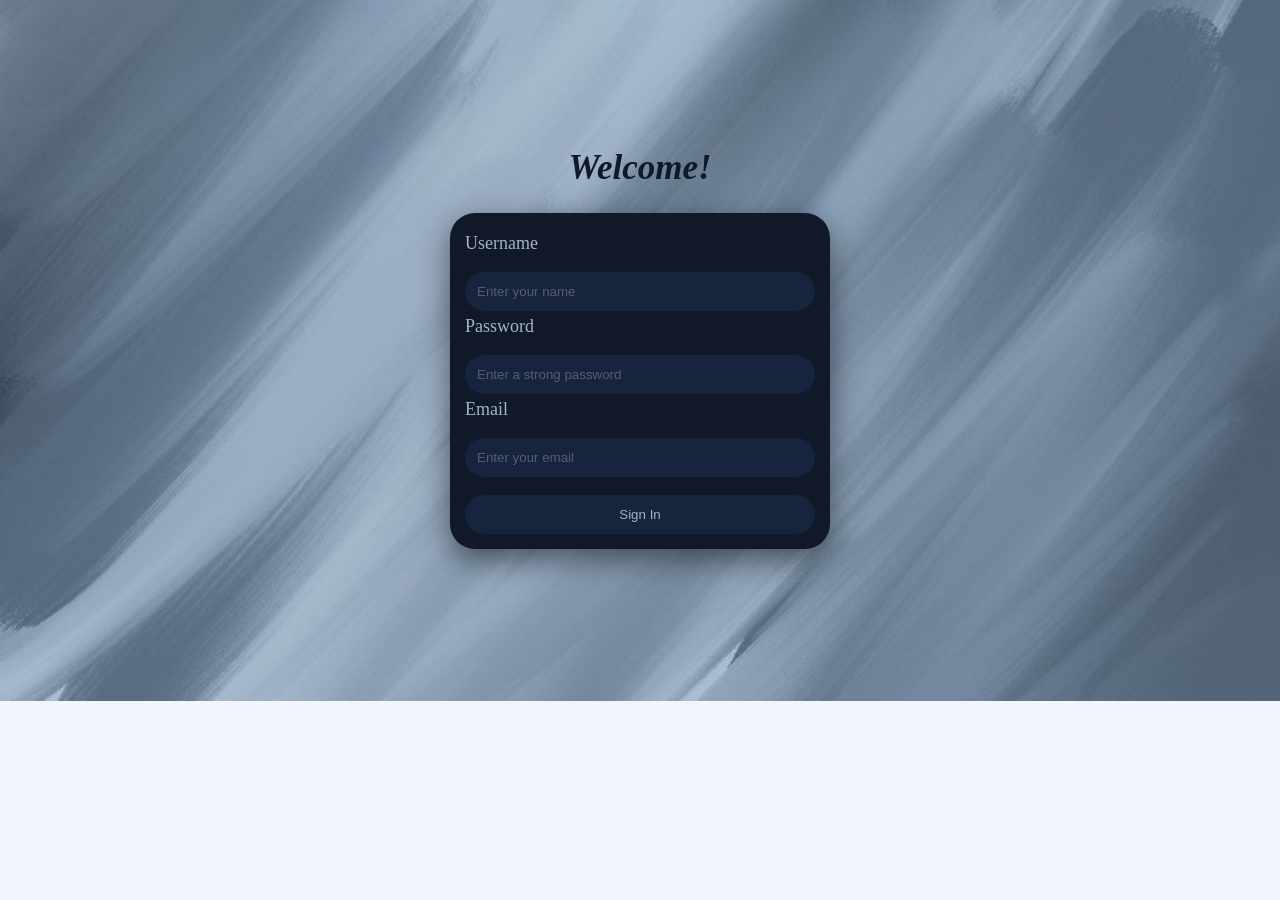
<file: sign.html>
<!DOCTYPE html>
<html lang="en">
<head>
    <meta charset="UTF-8">
    <meta name="viewport" content="width=device-width, initial-scale=1.0">
    <title>Sign In</title>
    <link rel="stylesheet" href="style.css">
</head>
<body class="back">
  <div class="sign"> 
      <h5 style="font-style: italic;" >Welcome!</h5>
        <form class="signform"  id="signform">
        
        <label for="user">Username</label>
        <br>
        <input oninput="checkName()" id="user" type="text" placeholder="Enter your name" required>
        
        <p id="usernameMsg"></p>
        
        <label for="pass">Password</label>
        <br>
        <input  oninput="checkPass()" id="pass" type="password" placeholder="Enter a strong password" required>
        <p id="passMsg"></p>
        
        <label for="em">Email</label>
        <br>
        <input oninput="checkEmail()" id="em" type="email" placeholder="Enter your email" required>
        <br>
        <p id="emailMsg"></p>
        <button class="signsub" type="submit">Sign In</button>
        </form>
        
    </div>  
    <audio id="successSound">
    <source src="audio.mp3" type="audio/mp3">
    </audio>
    <script src="script.js"></script>
</body>
</html>
</file>
<file: style.css>
@import url('https://fonts.googleapis.com/css2?family=DM+Serif+Display:ital@0;1&display=swap');


body{
  background-color:hsl(222, 87%, 97%);
}
.homebody{
    font-family: "DM Serif Display", serif;
    max-width: 100%;
    overflow-x: hidden;
    height: 100%;
}

/* SIDEBAR */
.sidebar {
    position: fixed;
    left: 0;
    top: 0;
    width: 220px;
    height: 100vh;
    background: #111929;
    color: white;
    padding: 20px;
    transition: 0.3s;
}

/* زرار */
.toggle {
    background: none;
    border: none;
    color: white;
    font-size: 20px;
    cursor: pointer;
    margin-bottom: 20px;
}

/* لينكات */
.sidebar a {

    display: flex;
    align-items: center;
    gap: 15px;
    color: white;
    text-decoration: none;
    margin: 15px 0; 
    margin-bottom: 35px;
    height: 35px;
}

.sidebar a:hover{
    height: 35px;
    background: #334155;
    border-radius: 8px;
    transform: translateX(5px);
}
/* الايكون */
.sidebar i {
    font-size: 25px;
    width: 25px;
    text-align: center;
   
}

/* لما تقفل */
.sidebar.closed {

    width: 60px;
}

.sidebar.closed i{
    font-size: 30px;
}
/* يخفي الكلام */
.sidebar.closed .text {
    display: none;

}
.logout {
  margin: 0;
    /* position: absolute; */
    bottom: 20px;
    left: 20px;
    width: calc(100% - 40px);
    /* color: #ff6b6b; */
}

.logout:hover {
    background: #334155;
    border-radius: 8px;
    transform: translateX(5px);
}





/*******************************************************************************************/


.t1::before {
  content: '';
  position: absolute;
  top: 0;
  left: -100vw;    /* يمتد لأقصى الشمال */
  right: -100vw;   /* يمتد لأقصى اليمين */
  bottom: 0;
  background: #a9bbdd7a;
  z-index: -1;
  height: 250px;
}

.text1{
    font-size: 80px;
    font-weight: lighter;
    margin-bottom:1px;
    color:#102141;
    animation: TEXT 1s ease-out;
}
@keyframes TEXT {
  from {
    opacity: 0;
    transform: translateX(-80px);
  }
  to {
    opacity: 1;
    transform: translateX(0);
  }
}
.text2{
    font-size: 15px;
    font-weight: 400;
    margin-top: 5px;
    color: #54677f;
    animation: TEXTT 1s ease-out;
}
@keyframes TEXTT {
  from {
    opacity: 0;
    transform: translateX(-100px);
  }
  to {
    opacity: 1;
    transform: translateX(0);
  }
}
.home {
  display: flex;
  align-items: center;
  justify-content: space-between;
  min-height: 100vh;
  padding: 15px;
  padding-left: 100px;
  margin-top: 20px;
  overflow: hidden;
  transition: margin-left 0.3s ease;
  margin-left: 100px;
}


.fcard {
  display: flex;
  align-items: center;
  justify-content: center;
  padding: 60px 40px 40px;
  min-width: 320px;
  animation: book 1s ease-out;
}
@keyframes book {
  from {
    opacity: 0;
    transform: translateX(150px);
  }
  to {
    opacity: 1;
    transform: translateX(0);
  }
}

.card {
  
  text-align: center;
  display: flex;
  flex-direction: column;
  align-items: center;    
  justify-content: center;
}
.card p {
  margin-top: 16px;
  font-size: 14px;
  color: #f6d09f;
  line-height: 1.6;
  font-style: italic;
}

.book-img {
  width: 350px;
  padding-right: 70px;
  filter:drop-shadow(0 20px 30px rgba(0,0,0,0.4))
          drop-shadow(0 8px 10px rgba(0,0,0,0.25));
  transition: 0.1s;
}

.book-img:hover{
    width:375px;
}
.t2{
    display: flex;
    flex-direction: column;
    align-items: center;
    margin-top: 90px;
}
.text3{
    font-weight: 300;
    font-size: 25px;
    font-style: italic;
    color: #0d1b34;
    animation: sign 0.75s ease-in;
}
@keyframes sign {
  from {
    opacity: 0;
    transform: translatey(-80px);
  }
  to {
    opacity: 1;
    transform: translatey(0);
  }
}
.btns {
  display: flex;
  gap: 30px;
  justify-content: center;
}
.btn{
    padding: 9px 75px;
    border-radius: 30px;
    border-color: transparent;
    background-color: #0d1b34;
    color:#f6d09f ;
    transition: 0.1s;
    font-size: 17px;

}
.btn:hover{
    padding: 11px 80px;
    background-color: #0d1b34bb;
}

/*----------------------------------------------signforms-------------------------------------------------------*/






.sign{
    display: flex; 
    flex-direction: column;
    align-items: center;
    width: 350px;
    border-radius: 15px;
    margin: auto;
    margin-top: 90px;
    

}
 h5{
    font-size: 35px;
    margin-bottom: 20px;
    color: #111929;
    animation: h5 1.5s ease-out;
}

@keyframes h5 {
        0% {
        transform: translateY(-300px);
    }
    100% {
        transform: translateY(0)
}
}



.signform{
    text-align: center;
    width: 100%;
    max-width: 400px;
    align-self: center;
    padding: 15px;
    margin-top: 5px;
    background-color: #111929;
    border-radius: 25px;
    box-shadow: 0 10px 30px rgba(0, 0, 0, 0.505);
    display: flex;
    flex-direction: column;
    color: #a1b3c9;
    animation: form 1.5s ease-out;
    
}

@keyframes form {
        0% {
        transform: translateX(500px);
    }
    100% {
        transform: translateX(0)
}
}

.signform label{
    font-size: 18px;
    text-align: left;
    padding-top: 5px;
    
   
}

.signform input{
    background-color: #17243d;
    padding: 12px;
    margin-top: 0;
    border-radius: 20px;
    border: none;
    outline: none;
    color: antiquewhite;
    transition: 0.3s;
}

input::placeholder{
    color: #585e69;
}

.signform input:focus{
    background-color: #2b3f69;
    transform: scale(1.03);

}


.signsub{
    background-color: #17243d;
    border-radius: 20px;
    border: none;
    outline: none;
    padding: 12px;
    color: #a1b3c9;
}
.signsub:hover{
    background-color: #2b3f69;
    transform: scale(1.03);
}

form p{
    font-size: 15px;
    padding:0;
    margin: 0;
    text-align: left;
    opacity: 0.5;
}

.back{
    background-image:url(imgs/background.jpeg) ;
     background-size: cover;
    background-position: center;
    background-repeat: no-repeat;
}
/* ---------------------------***********-----------account-------------------------*******************-------------------------------- */


.acc{
    display: flex;
    align-items: center;
    flex-direction: column; 
    margin-left: 220px;
    width: calc(100% - 220px);
    transition: margin-left 0.3s ease, width 0.3s ease;
   

}

.accCard{
    margin-top: 25px;
    width: 100%;
    max-width: 1200px;
    text-align: center;
    border-radius: 15px;
    box-shadow:5px 5px 8px 5px rgba(0,0,0,0.2);
    /* transform: translateX(20px); */
    animation: acccard  1s ease-out;
}


@keyframes acccard {
        0% {
        transform: translateY(-300px);
    }
    100% {
        transform: translateY(0)
}
}



/* .info{
    font-size: 20px;
    margin: 0 0 5px 0 ;
    text-align: center;
    color: #132c60;
} */

/* 
.pic{
    margin-top: 15px;
    width: 120px;
    height: 120px;
    border-radius: 50%;
    object-fit: cover;
} */
.library-section {
    width: 100%;
    max-width: 1200px;
}

.libtext{
    font-size: 40px;
    margin: 30px 0 10px 20PX;
    text-align: left;
    color: #132c60;
}

.library-box {

    width: auto;
    min-height: 400px;
    max-width: 1200px;
    border-radius: 15px;
    box-shadow:5px 5px 8px 5px rgba(0,0,0,0.2); 
    position: relative; 

}




.library {
    display: grid;
    grid-template-columns: repeat(auto-fill, minmax(180px, 1fr));
    gap: 20px;
    padding: 20px;
}

  .sidebar.closed ~ .acc {
    margin-left: 55px;
    width: calc(100% - 55px);
}

.empty {
    position: absolute;
    top: 50%;
    left: 50%;
    transform: translate(-50%, -50%);
    text-align: center;  
    text-align: center;
    color: #64748b;
    font-size: 18px;
    line-height: 1.6;
    animation: fadeIn 1s ease;
}

@keyframes fadeIn {
    from { 
        opacity: 0; 
        transform: translate(-50%, -50%) scale(0.9);
    }
    to { 
        opacity: 1; 
        transform: translate(-50%, -50%) scale(1);
    }
}

.library-card {
    width: 180px;
    height: 445px;
    
}

.library-card img {
    width: 100%;
    height: 300px;
    object-fit: cover;
    border-radius: 10px;
    box-shadow:5px 5px 8px 5px rgba(0,0,0,0.2); 
    transition: transform 0.3s ease;
}


.library-card img:hover{
  transform: scale(1.1);
}


.library-card h3,
.library-card p {
    width: 100%;
    word-wrap: break-word;
    overflow-wrap: break-word;
    text-align: center;
}

.remove-btn {
    padding: 6px 10px;
    border: none;
    border-radius: 15px;
    background: red;
    color: white;
    cursor: pointer;
    transition: 0.2s;
    width: 180px;
}

.remove-btn:hover {
    background: darkred;
}


body.dark .library-card h3 {
    color: #a1b3c9;
    font-weight: 600;
    letter-spacing: 0.3px;
}

body.dark .library-card p {
    color: #a1b3c9;
    font-size: 13px;
}



/* --------theme------ */
#themeBtn {
  position: fixed;
  top: 15px;
  right: 20px;
  z-index: 1000;
  background: #0d1b34;
  border: none;
  border-radius: 50%;
  width: 42px;
  height: 42px;
  cursor: pointer;
  display: flex;
  align-items: center;
  justify-content: center;
  transition: 0.3s;
  box-shadow: 0 2px 10px rgba(0,0,0,0.3);
  color: white;
  font-size: 18px;
}

body.dark #themeBtn {
  background: #e8e0d0;
  color: #0d1b34;
}

/* ========== DARK MODE ========== */
body.dark {
  background-color: #0a1020;
}

/* body.dark .homebody {
  background-color: #0a1020;
} */

body.dark .home {
  background-color: #0a1020;
  margin-left: 0;
  padding-top:0 ;
  padding-left: 40px;
}
body.dark .accbody{
  background-color:#0a1020 ;
}
body.dark .libtext{
  color:#a1b3c9 ;
}

body.dark .accCard {
  display: flex;
  flex-direction: row;
  align-items: center;
  gap: 20px;
  padding: 50px;
  margin-top: 30px;
  width:1100px;
}

body.dark .pic {
  width: 90px;
  height: 90px;
  border-radius: 50%;
  object-fit: cover;
  float: none;
  display: block;
  margin: 0;
}

body.dark .info {
  color: #a1b3c9;
  width: auto;
  margin: 0;
  text-align: left;
  display: flex;
  flex-direction: column;
}


body.dark .text1 {
  color: #e8e0d0;
}

body.dark .text2 {
  color: #a1b3c9;
}

body.dark .text3 {
  color: #e8e0d0;
}

body.dark .t1::before {
  background: #1a2a4a7a;
}


body.dark .btn {
  background-color: #1a2a4a;
  color: #f6d09f;
}
body.dark .bookdis{
  color: #a1b3c9;
}
body.dark .booktitle{
  color: #a1b3c9;
}
body.dark .bookMain{
  margin-right: 60px;
}
body.dark .foot{
  color: #a1b3c9;
}


body.dark #search {
  background: #0d1b34;
  border-style: none;
}
body.dark .logo{
  color: #a1b3c9;
}
body.dark .mids{
  color: #a1b3c9;
}



/*****nav bar*****/
body{
    margin: 0;
}

.navbar {
    display: none;
}


nav {
    display: flex;
    justify-content: space-between;
    padding: 0;
    flex-direction: column;
  
}

li a {
    color: #111929;
    background-color: #a1b3c9;
    text-decoration-line: none;
    padding:10px;
    border-radius: 20px;
    transition: 0.1s;
    box-shadow: 0 10px 30px rgba(0, 0, 0, 0.505);
}

nav ul {
    margin-top: 20px;
    list-style-type: none;
    display: flex;
    text-align: left;
    gap: 10px;
}

nav li a:hover {
    padding: 13px 18px;
    background-color: #a1b3c9b0;
}

/* ---------books---------- */






.bookBody {
  margin: 0;
  background:#F1F6F9;;
  display: flex;
  flex-direction: column;
  color: var(--text);  
  min-height: 100vh;
}




/* main */
.bookMain {
 
  flex: 1;
  padding: 20px;
  margin-left: 220px;
  transition: 0.3s;
}
.sidebar.closed ~ .bookMain{
  margin-left: 60px;
}

.booktitle 
{
  font-size:50px;
  text-align: center;
  color: #0d1b34;
}

/* search */
#search {
  width: 60%;
  padding: 10px;
  margin: 10px auto;
  display: block;
  border-radius: 10px;
  border: 1px solid #ccc;
  transition: 0.4s;
}
#search:hover,
#search:focus {
  transform: scale(1.05);
}

/* category box */
/* .category{
  font-size: 2.6rem;
  margin: 20px 0 20px 20px;
} */


/* books grid and style */
.books {
  display: grid;
  grid-template-columns: repeat(auto-fit, minmax(180px, 1fr));
  gap: 25px;
  padding: 20px;
  justify-content: center;
  align-items: stretch;
}

.book-card{
  background: white;
  border-radius: 15px;
  overflow: hidden;
  text-align: center;
  box-shadow: 0 5px 15px rgba(0,0,0,0.1);
  transition: 0.3s;
  padding: 20px;
  position: relative;
}

.book-card:hover{
  transform: translateY(-5px);
}

.book-card img {
  width: 100%;
  height: 100%;
  object-fit: cover;
  border-radius: 8px;
}


/* card hover */

.overlay {
  position: absolute;
  top: 0;
  left: 0;
  width: 100%;
  height: 100%;

  background: rgba(0, 0, 0, 0.75); /* طبقة غامقة */
  color: white;

  display: flex;
  flex-direction: column;
  justify-content: center;
  align-items: center;

  opacity: 0;
  transition: 0.3s;
  cursor: pointer;
   font-weight: bold;
  text-align: center;
   z-index: 2;
  
}

 .plus {
  font-size: 40px;
  margin-bottom: 10px;
}
.overlay p{
  font-size: 20px;
  margin-bottom: 10px;
  color: #fff;
}
.book-card:hover .overlay {
  opacity: 1;
}

.book-card img {
  transition: 0.3s;
}

.book-card:hover img {
  opacity: 0.2;
}
.book-card{
  position: relative;
  overflow: hidden;
  text-align: center;
}
.overlay p,
.overlay .plus {
  text-shadow: 0 2px 8px rgba(0,0,0,0.8);
}


.book-card img {
  width: 100%;
  height: 400px;
  object-fit: cover;
  transition: 0.3s;
  height: 80%;
}

.book-card{
  background: white;
  text-align: center;
  box-shadow: 0 5px 15px rgba(0,0,0,0.1);
  transition: 0.3s;
  background-color: var(--cards);
  position: relative;
  overflow: hidden;
}
.books{
  display: grid;
  grid-template-columns: repeat(auto-fit, minmax(180px, 275px));
  gap: 25px;
  padding: 20px;
 
}
.category {
    display: flex;
    justify-content: center; 
    margin-left: 70px;      
    width: calc(100% - 160px); 
    font-size: 50px;
   
}


/* --------recommendations------- */
:root {
  --bg: #F1F6F9;
  --text: #102141;
  --card: #ffffff;
  --sidebar: #111929;
  --category: #394867;
  --sidebarFont: #fff ;
  --footer: #ccc ;
  --cards: #fff;
}

.recbody{
    color: var(--text);
    word-spacing: 1px;
    background:var(--bg);
    margin-left: 30px;
}

.parent {
  margin-left: 200px;
  transition: 0.3s;
}

.sidebar.closed ~ .parent {
  margin-left: 50px; 
}

.categorie {
    display: flex;
    justify-content: center; 
    margin-left: 70px;      
    width: calc(100% - 160px); 
    font-size: 25px;
}

/*books grid*/
.book-container{
  justify-content: center; 
  align-items: center; 
  display: grid;
  grid-template-columns: repeat(auto-fit, minmax(180px, 275px));
  gap: 35px;
  margin-left: 20px;
  padding-bottom: 30px;
}

/**this styles the cards of the books**/
.book {
  border-radius: 10px;
  overflow: hidden;
  box-shadow: 0 5px 10px rgba(0,0,0,0.1);
  position: relative;
  background-color: white; 
  max-height: 445px;
  padding: 16px;
  display: flex;
  flex-direction: column;
  align-items: center;
  text-align: center;
}

.imges {
  max-height: 450px;
  width: 100%;
  border-radius: 8px;
}

.book h2, .book p {
    padding-top:10px;
    margin: 0px ;
}

h2 {
    font-size: 1.1rem;
    color: var(--text);
}

p {
    color: #666;
    font-size: 0.9rem;
}

/*---------dark mode---------*/

body.dark {
  background-color: #0a1020;
}

body.dark .sidebar {
  background: #060f1e;
}

body.dark .categorie {
    color: antiquewhite;
}

body.dark .book, body.dark .addlibtn{
  background-color: #c9d3df ;
  border: none;
}

body.dark{
  margin-right: 90px;
}


/*******************************************************************************************************************************

/*--------------------- events----------------- */

.head-events-reviews {
  padding-left: 30px; 
  margin-left: 220px;
  width: calc(100% - 220px);
  transition: margin-left 0.3s ease, width 0.3s ease;
}

.eventmain{
  margin-left: 230px;
  width: calc(100% - 230px);
  transition: margin-left 0.3s ease, width 0.3s ease;
}

.sidebar.closed ~ .eventmain {
    margin-left: 120px;
    width: calc(100% - 120px);
}

.body-events-reviews {
  background-color: #e6e9f0;
}


.logo {
  /* padding-left: 70px; */
  color: #123044fb;
  font-family: "DM Serif Display", serif;
  font-weight: 400; 
  font-size: 4rem;
  text-transform: uppercase; 
  letter-spacing: -2px; 
  line-height: 0.8;
  margin-bottom: 20px;
  margin-left: 255px;
}
.mids {
  text-align: center;
  color: #112250;
  font-family: "DM Serif Display", serif;
  font-size: 1.5rem; 
  font-weight: 650;
  letter-spacing: 0.5px; 
  margin-top: 5px;
}

.filters {
  text-align: center;
  margin: 20px 0;
}
.filters button {
  background-color: #c4c8cbbc;
  color: #112250; 
  border: none; 
  padding: 10px 20px; 
  margin: 5px; 
  border-radius: 5px; 
  cursor: pointer;
  font-size: 16px;
  transition:
    background-color 0.3s ease,
    transform 0.2s; 
}

.title-table {
  color: #37505e;
  padding-left: 80px;
}


figure {
  display: block;
  margin: 30px auto; 
  width: fit-content;
  padding: 15px; 
  background-color: #fff; 
  border: 5px double #1c2231;
  box-shadow: 0 4px 15px rgba(0, 0, 0, 0.3); 
  border-radius: 10px; 
}

figure img {
  display: block;
  max-width: 100%; 
  height: auto;
  border-radius: 5px;
}

figcaption {
  text-align: center;
  margin-top: 10px;
  font-style: italic;
  color: #1b2438;
}

.review-btn {
  background-color: #253650;
  color: white;
  padding: 12px 24px;
  border: none;
  border-radius: 8px;
  font-size: 16px;
  cursor: pointer;
  transition: all 0.3s ease; 
  display: block;
  margin: 20px auto;
  margin-left: 50px;
}


.review-details-wrapper {
  width: 100%;
  margin-top: 15px;
  display: block; 
}


.review-details-wrapper summary {
  list-style: none;
  outline: none;
}


.review-box {
  background-color: #a6abb7;
  padding: 20px;
  border: 1px solid #939daa;
  border-radius: 12px;
  margin: 15px auto;
  max-width: 600px; 
  box-shadow: 0 4px 10px rgba(0, 0, 0, 0.05); 
  animation: fadeIn 0.4s ease-in-out; 
}

.review-box h3 {
  text-align: center;
  color: #232426;
  margin-bottom: 15px;
  font-size: 1.2rem;
}

.review-box label {
  display: block;
  margin-bottom: 5px;
  font-weight: bold;
  color: #232426da;
}


.review-box select,
.review-box textarea {
  width: 100%;
  padding: 10px;
  margin-bottom: 15px;
  border: 1px solid #ccc;
  border-radius: 6px;
  font-family: inherit;
  box-sizing: border-box; 
}
.review-box textarea {
  height: 100px;
  resize: vertical; 
}

.star-rating {
  display: flex;
  flex-direction: row-reverse; 
  justify-content: center;
  gap: 10px; 
  font-size: 2rem;
  padding: 10px;
}

.star-rating input {
  display: none; 
}

.star-rating label {
  color: #ccc; 
  cursor: pointer;
  transition: color 0.2s;
}

.star-rating input:checked ~ label,
.star-rating label:hover,
.star-rating label:hover ~ label {
  color: #f5b301; 
}

.submit-btn {
  background-color: #1f2e43;
  color: white;
  width: 100%;
  padding: 12px;
  border: none;
  border-radius: 6px;
  cursor: pointer;
  font-size: 16px;
  font-weight: bold;
  transition: background 0.3s ease;
}

.submit-btn:hover {
  background-color: #1a252f; 
}
#hall-summary {
  display: flex;
  gap: 20px;
  background-color: #cecfe4;
  padding: 10px;
  border-radius: 10px;
  align-items: center;
  margin-left: 50px;
}

#hall-summary:hover {
  background-color: #99a4b8fe;
  border-color: #2f3483; 
  transform: translateY(-2px); 
}

table {

  width: 85% !important;

 
  margin-left: auto;
  margin-right: 55px;

  margin-bottom: 30px; 
  border-collapse: separate; 
  border-spacing: 0; 
  border: 1px solid #334e69;
  border-radius: 12px;
  overflow: hidden; 
}

th,
td {
  padding: 12px;
  text-align: center;
}

thead tr {
  background-color: #416983;
  color: #f2f1f0;
}
tbody tr:hover {
  background-color: #292e57cf;
}

thead th {
  background-color: #6583b1;
  color: #f5f5f5;
  padding: 15px;
  border: 1px solid #ddd;
}

td {
  padding: 10px;
  border: 1px solid #ddd;
  text-align: center;
}

.btn-reserve {
  background-color: #253650da;
  color: white;
  padding: 8px 16px;
  border: none;
  border-radius: 6px;
  font-size: 14px;
  cursor: pointer;
}
.hall-title {
  display: flex;
  align-items: center;
}


body.dark .table-txt{
  color: #a1b3c9;
}                                                 

/*****************************location********************************/
.locationbody {
  
  background: #f4f7fb;
  color: #0C2232;
  transition: 0.3s;
  margin-left: 10px;
}

body.dark .locationbody {
  width: 100%;
  height:100 dvh; 
}

.location {
  height: 100 vh;
  padding: 20px;
  display: flex;
  flex-direction: column; 
  margin-left: 220px;
  width: calc(100% - 220px);
  transition: margin-left 0.3s ease, width 0.3s ease;
  
}


.sidebar.closed ~ .location {
    margin-left: 80px;
    width: calc(100% - 80px);
}


.locationtitle {
  display: flex;
  flex-direction: column;
  justify-content: space-between;
  align-items: center;
  text-align: center;
}


/* CONTAINER */
.container {
   width: 90%;
  background: white;
  padding: 20px;
  border-radius: 12px;
  margin-bottom: 20px;
  box-shadow: 0 10px 30px rgba(0, 0, 0, 0.505);
}


.locationbody.dark {
  margin-left: 0;
}

.locationbody.dark .location{
  margin-left: 20px;
}

.locationbody.dark .container {
  background:#7b8594;
  align-items: center;
  color: #a1b3c9;
  margin-left: 50px;
}

/* MAP */
.map {
  width: 100%;
  height: 300px;
  margin-top: 10px;
  border-radius: 10px;
  border: none;
}

.locationbody.dark.bookingtitle{
   color: #a1b3c9;
}

.bookingtitle{
  margin-left: 20px;
}



#branch{
  width: 100%;
  padding: 10px;
  margin: 10px 0;
  border-radius: 8px;
  border: 1px solid #ccc;
}

/*form*/
.booking{
  display: flex; 
    flex-direction: column;
    align-items: center;
    border-radius: 15px;
    margin: auto;
    margin-top: 30px;
}

body.dark #ticketForm{
  background-color: #111931;
}

#ticketForm{
  text-align: center;
    width: 550px;
    align-self: center;
    padding: 15px;
    margin-top: 5px;
    margin-bottom: 20px;
    background-color: #111929;
    border-radius: 25px;
    box-shadow: 0 10px 30px rgba(0, 0, 0, 0.505);
    display: flex;
    flex-direction: column;
    color: #a1b3c9;
    animation: form 1.5s ease-out;
  
}
@keyframes ticketForm {
        0% {
        transform: translateX(500px);
    }
    100% {
        transform: translateX(0)
}
}
.bkinglabel{
    font-size: 18px;
    text-align: left;
    padding-top: 5px;
}
.bkinginput{
  background-color: #17243d;
  padding: 12px;
  margin-top: 0;
  border-radius: 20px;
  border-color: transparent;
  border: none;
  outline: none;
  color: antiquewhite;
  transition: 0.3s;
}
.bookingtitle{
  margin-top: 5px;
  margin-bottom: 5px;
  font-size: 35px;
  font-style: italic;
}
body.dark .bookingtitle{
  color:#a1b3c9;
}
.upper{
  font-size: 45px;
  color:#17243d;
  margin-top:10px;
}
body.dark .upper{
  color:#a1b3c9;
}
.loc{
  font-size: 35px;
  color:#17243d;
  font-style: italic;
}
.locationbody{
  overflow-x: hidden
}
.resetbooking{
  border-radius:30px;
  border-color: transparent;
  margin-top: 15px;
  transition: transform 0.3s ease;
  padding: 8px;
}
.submitbooking{
  border-radius:30px;
  border-color: transparent;
  margin-top: 5px;
  transition: transform 0.3s ease;
  padding: 8px;
}
.submitbooking:hover ,.resetbooking:hover{
  transform: scale(1.04);
}
/*----------------------about and contact---------------------*/


@import url('https://fonts.googleapis.com/css2?family=DM+Serif+Display:ital@0;1&display=swap');

:root{
  --bg: #F1F6F9;
  --text: #111;
  --card: #ffffff;
  --sidebar: #111929;
  --category: #394867;
  --sidebarFont: #fff;
  --footer: #ccc;
  --cards: #fff;
}

/* global transition smooth theme switching */
/* *,
*::before,
*::after{
  transition:
    background-color 0.45s ease,
    background-image 0.45s ease,
    color 0.45s ease,
    border-color 0.45s ease,
    box-shadow 0.45s ease;
} */

.sidebar,
.sidebar a,
textarea,
.submit,
.cardcontact{
  transition:
    background-color 0.45s ease,
    background-image 0.45s ease,
    color 0.45s ease,
    border-color 0.45s ease,
    box-shadow 0.45s ease,
    transform 0.22s ease,
    width 0.3s ease,
    height 0.3s ease,
    padding 0.3s ease;
}

/* body light theme */
.contactbody{
  background-size: cover;
  min-height: 100vh;
  margin: 0;
  font-family: "DM Serif Display", serif;
}

/* header */
.head{
  text-align: center;
  font-size: 65px;
  color: #0c2232;
  background: rgba(255, 255, 255, 0.65);
  text-transform: capitalize;
  letter-spacing: 2px;
  margin: 0;
 
}



/* section label */
p.reach{
  text-align: center;
  color: #0c2232;
  text-transform: capitalize;
  margin: 18px auto 14px;
  font-size: 20px;
  font-weight: bold;
   margin-top: 30px;
    margin-bottom: 30px;
}

/* form background */
.contact{
  backdrop-filter: blur(10px);
  background: rgba(255, 255, 255, 0.65);
  padding: 32px 0 28px;
  width: 480px;
  border-radius: 20px;
  margin: 0 auto 36px;
  display: flex;
  flex-direction: column;
  justify-content: center;
  align-items: center;
  box-shadow: 0 16px 32px rgba(12, 34, 50, 0.13);
  border: 1px solid rgba(255, 255, 255, 0.7);
}

/* form inputs */
.input{
  display: flex;
  flex-direction: column;
  align-items: flex-start;
  width: 82%;
  margin: 0 auto;
  gap: 4px;
}

/* form labels */
.contactlabel{
  text-transform: capitalize;
  font-size: 13px;
  color: #0c2232;
  font-weight: 600;
  margin-top: 10px;
  letter-spacing: 0.3px;
}

/* border and style of input */
.coninput{
  border-radius: 8px;
  border: 1.5px solid #1a2e3b;
  padding: 10px 12px;
  width: 100%;
  box-sizing: border-box;
  height: 42px;
  font-size: 14px;
  background: rgba(255, 255, 255, 0.85);
  color: #1a2e3b;
  outline: none;
  font-family: inherit;
}


/* textarea style */
textarea{
  border-radius: 8px;
  border: 1.5px solid #1a2e3b;
  padding: 10px 12px;
  width: 100%;
  box-sizing: border-box;
  font-size: 14px;
  background: rgba(255, 255, 255, 0.85);
  color: #1a2e3b;
  outline: none;
  font-family: inherit;
}

textarea:focus{
  border-color: #1a2e3b;
  box-shadow: 0 0 0 3px rgba(188, 139, 61, 0.15);
}

textarea.notes{
  height: 85px;
  resize: vertical;
  margin-top: 2px;
}

/* submit button style */
.submit{
  width: 55%;
  padding: 11px;
  cursor: pointer;
  border-radius: 10px;
  background: #0C2232;
  color: #fff;
  border: none;
  margin-top: 18px;
  display: block;
  margin-left: auto;
  margin-right: auto;
  font-size: 15px;
  font-weight: 600;
  letter-spacing: 0.5px;
  font-family: inherit;
}

.submit:hover{
  background: #1a3a52;
  transform: translateY(-2px);
  box-shadow: 0 6px 18px rgba(12, 34, 50, 0.25);
}

/* contact cards position */
.cardscontact{
  display: grid;
  grid-template-columns: repeat(auto-fill, minmax(180px, 1fr));
  gap: 20px;
  width: 100%;
  max-width: 860px;
  margin: 24px auto 50px;
  padding: 0 16px;
  box-sizing: border-box;
}

/* cards style */
.cardcontact{
  background: #ffffff;
  border-radius: 16px;
  padding: 28px 24px;
  display: flex;
  flex-direction: column;
  gap: 8px;
  border: none;
  text-decoration: none;
  color: inherit;
  box-shadow: 0 2px 12px rgba(12, 34, 50, 0.07);
}

.cardcontact div{
  font-size: 28px;
}

.cardcontact span:first-of-type{
  font-weight: 700;
  font-size: 16px;
  color: #0C2232;
  text-transform: capitalize;
}

.cardcontact span:last-of-type{
  font-size: 13.5px;
  color: #5a6a75;
}

.cardcontact:hover{
  transform: translateY(-6px);
  box-shadow: 0 16px 40px rgba(12, 34, 50, 0.14);

}

/* theme button */
#themeBtn{
  position: fixed;
  top: 15px;
  right: 20px;
  z-index: 1000;
  background: #0d1b34;
  border: none;
  border-radius: 50%;
  width: 42px;
  height: 42px;
  cursor: pointer;
  display: flex;
  align-items: center;
  justify-content: center;
  box-shadow: 0 2px 10px rgba(0, 0, 0, 0.3);
  color: white;
  font-size: 18px;
}




/** dark mode style**/


.contactbody.dark .submit:hover{
   background: #1a3a52; 
}
.contactbody.dark{
  background-image: linear-gradient(to bottom, #0a1020 11%, #0a1020 11%);
  background: #0a1020;
}

.contactbody.dark #themeBtn{
  color: #0d1b34;
}

.contactbody.dark .head{
  
  color: #0a1020;
}
.contactbody.dark h1{
  background-color: transparent;
  color: grey !important;
  margin-top: 15px;
}


.contactbody.dark p.reach{
  color:grey;}

.contactbody.dark .contact{
  background: #a1b3c9;
  box-shadow: 0 8px 32px rgba(12, 34, 50, 0.13);
}

.contactbody.dark label{
  color: #0a1020;
}

.contactbody.dark .submit{
  background: grey;
  color: white;
}

.submit.dark:hover {
    background-color: black;
    cursor: pointer; 
}
.contactbody.contact{
 
 
  box-shadow: 0 2px 12px rgba(12, 34, 50, 0.07);
}
.contactbody.dark .cardcontact{
  background: #a1b3c9;
  border-color: #fff;
  box-shadow: 0 2px 12px rgba(12, 34, 50, 0.07);
}

.contactbody.dark .cardcontact span:first-of-type{
  color: #0a1020;
  
 
}

.contactbody.dark .cardcontact span:last-of-type{
  color: #0a1020;
  
}

.contactbody.dark .cardcontact i{
  color: #0a1020;

}

.contactbody.dark .cardcontact:hover{
  transform: translateY(-8px);
  box-shadow: 0 16px 40px rgba(12, 34, 50, 0.14);
  border-color: #BC8B3D;
}
.contactbody.dark .submit:hover{
   background:#060f1e;
}

/* ---------------------publishers------------------------ */

.headerPup{
    margin: 0;
  padding: 0;
  overflow-x: hidden;
  }
   .pubbody{
        
        padding-left:0px;
        width:100%;
      
         overflow-x: hidden;
         /* margin-left: 220px; */
        transition: 0.3s ease; 
        flex: 1;
          margin-left: 55px;  
    width: calc(100% - 60px);
        
    }
    .sidebar:not(.closed) ~ .pubbody {
    margin-left: 220px;
    width: calc(100% - 220px);
}
.publishers{
  font-family:"DM Serif Display", serif;
  color:#112250;
  padding-bottom:10px;
    font-size:50px;
   text-align:center;
}  
.tm{
    font-size: 25px;
    color:rgb(28, 24, 24);
}




.shop{
    font-size:26px;
}
.team{
    font-size:20px;}


.shrouk img,
.araby img,
.leb img,
.farouk img,
.juice img,
.nahda img,
.write img,
.dar img {
    width: 100%;
    height: 100%;
    object-fit: cover;  
}


.firstline, .secondline {
    display: grid;
    grid-template-columns: repeat(4, 1fr);
    gap: 30px;
    padding: 20px;   
}





.farouk,.araby,.dar,.juice,.leb,.nahda,.shrouk,.write
{
  
 
   object-fit: contain;
  width: 200px;
  height: 200px;
  border-radius: 50%;
  overflow: hidden;
  margin: 0; /* مهم */
  margin-left:25%;
  transition: transform 0.3s ease;
}

.farouk:hover,.araby:hover,.dar:hover,.juice:hover,.leb:hover,.nahda:hover,.shrouk:hover,.write:hover{
  transform: scale(1.1);
}

/* ========== DARK MODE ========== */
.pup.dark .pubbody{
  background-color: #0a1020;
  width: 100%;  


   overflow-x: hidden;
}


.pup.dark .sidebar {
  background: #020a16;
}

.pup.dark .btn {
  background-color: #1a2a4a;
  color: #f6d09f;
}

/* ========== DARK MODE NAVBAR ========== */
.pup.dark .sidebar a {
  color: #a1b3c9;
}

.pup.dark .sidebar a:hover {
  background: #1a2a4a;
}

.pup.dark .toggle {
  color: #a1b3c9;
}

/* ========== SIDEBAR AS NAVBAR ========== */
.pup.dark .sidebar {
  width: 100%;
  height: 60px;
  display: flex;
  flex-direction: row;
  align-items: center;
  padding: 0 20px;
  top: 0;
  left: 0;
  overflow: hidden;
   z-index: 100;     
     justify-content: flex-start; 
     gap: 10px;                   
}

.pup.dark .sidebar a {
  margin: 0;
  margin-bottom: 0;
  padding: 0 10px;
  height: 60px;
  white-space: nowrap;
}

.pup.dark .sidebar .logout {
  position: relative;
  bottom: auto;
  left: auto;
  width: auto;
  margin-left: auto;
   margin-right: 70px;
}

.pup.dark.toggle {
  margin-bottom: 0;
  margin-right: 20px;
}

.pup.dark .pubbody {
  
   padding-top: 70px;


   margin-left: 0 !important;
}

.pup.dark .sidebar.closed {
  width: 100%;
  height: 60px;
}
.pup.dark .sidebar .logout {
  position: relative;
  bottom: auto;
  left: auto;
  width: auto;
  margin-right:1100px ; 
}




.pup.dark p  {
  color: #e8e0d0 !important;
}
.pup.dark h1{
     color: #e8e0d0 !important;
}


.pup.dark footer {
  margin-left: 0 !important;
  background: #0d1b34;
}



.foot{
    background: #0d1b34;
    color: #f6d09f;
    height: 100px;

    display: flex;
    flex-direction: column;
    align-items: center;
    justify-content: center;
    line-height: 5px;
    /* margin-left: 220px; */
    transition: 0.3s;
    font-family: "DM Serif Display", serif;
    font-size: 15px;
   
     padding-right: 0px;
  
}
body.dark.foot{
  width: 100vw;
  background-color: transparent;
}


.sidebar.closed ~ .foot{
    margin-left: 60px;
     margin-left: 0;
}


body.dark .category
{
  color:#a1b3c9 ;
  
}
body.dark .book-card
{
  background-color:#a1b3c9 ;
}
body.dark footer
{
  width: 100%;
    margin-left: 0;
}
.body-events-reviews{
  margin: 0;
}

 body.dark{
    margin: 0;
    padding: 0;
}


body.dark .eventmain{
    margin-left: 40px !important;
}
</file>
